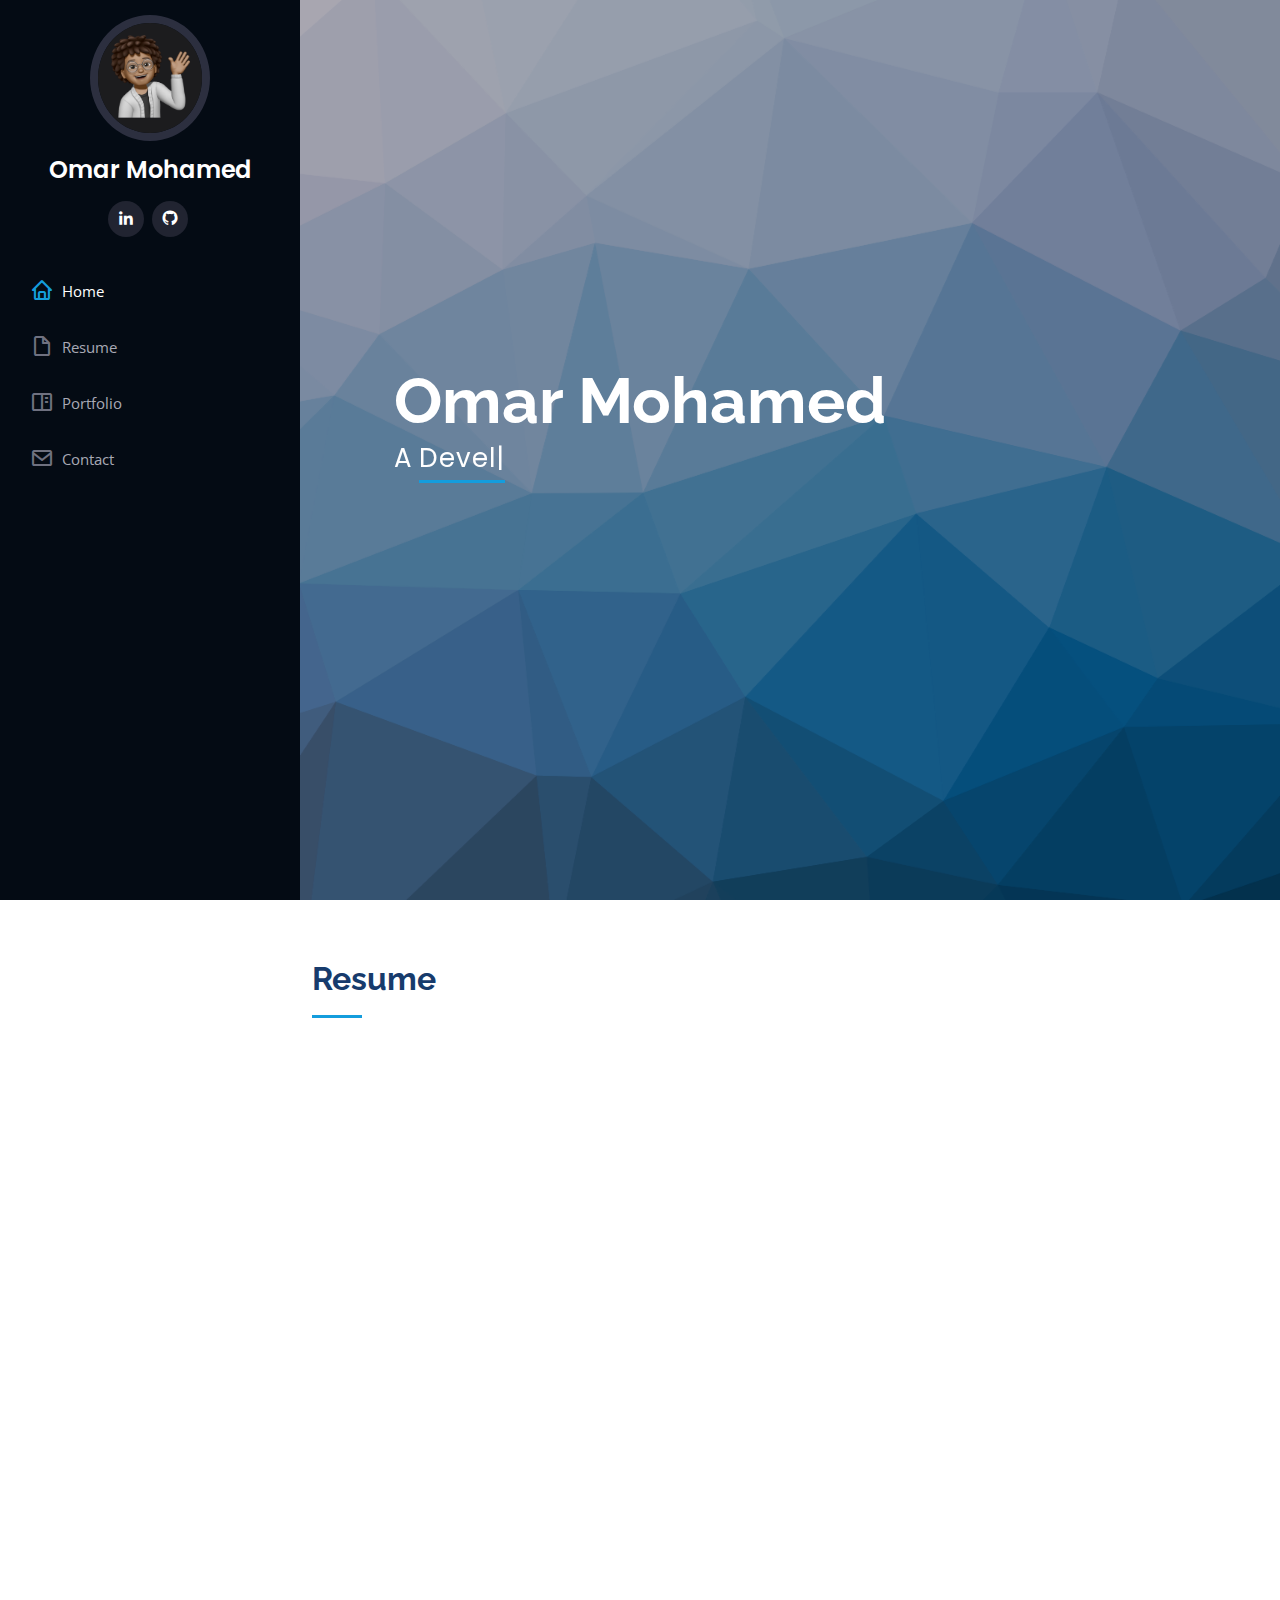
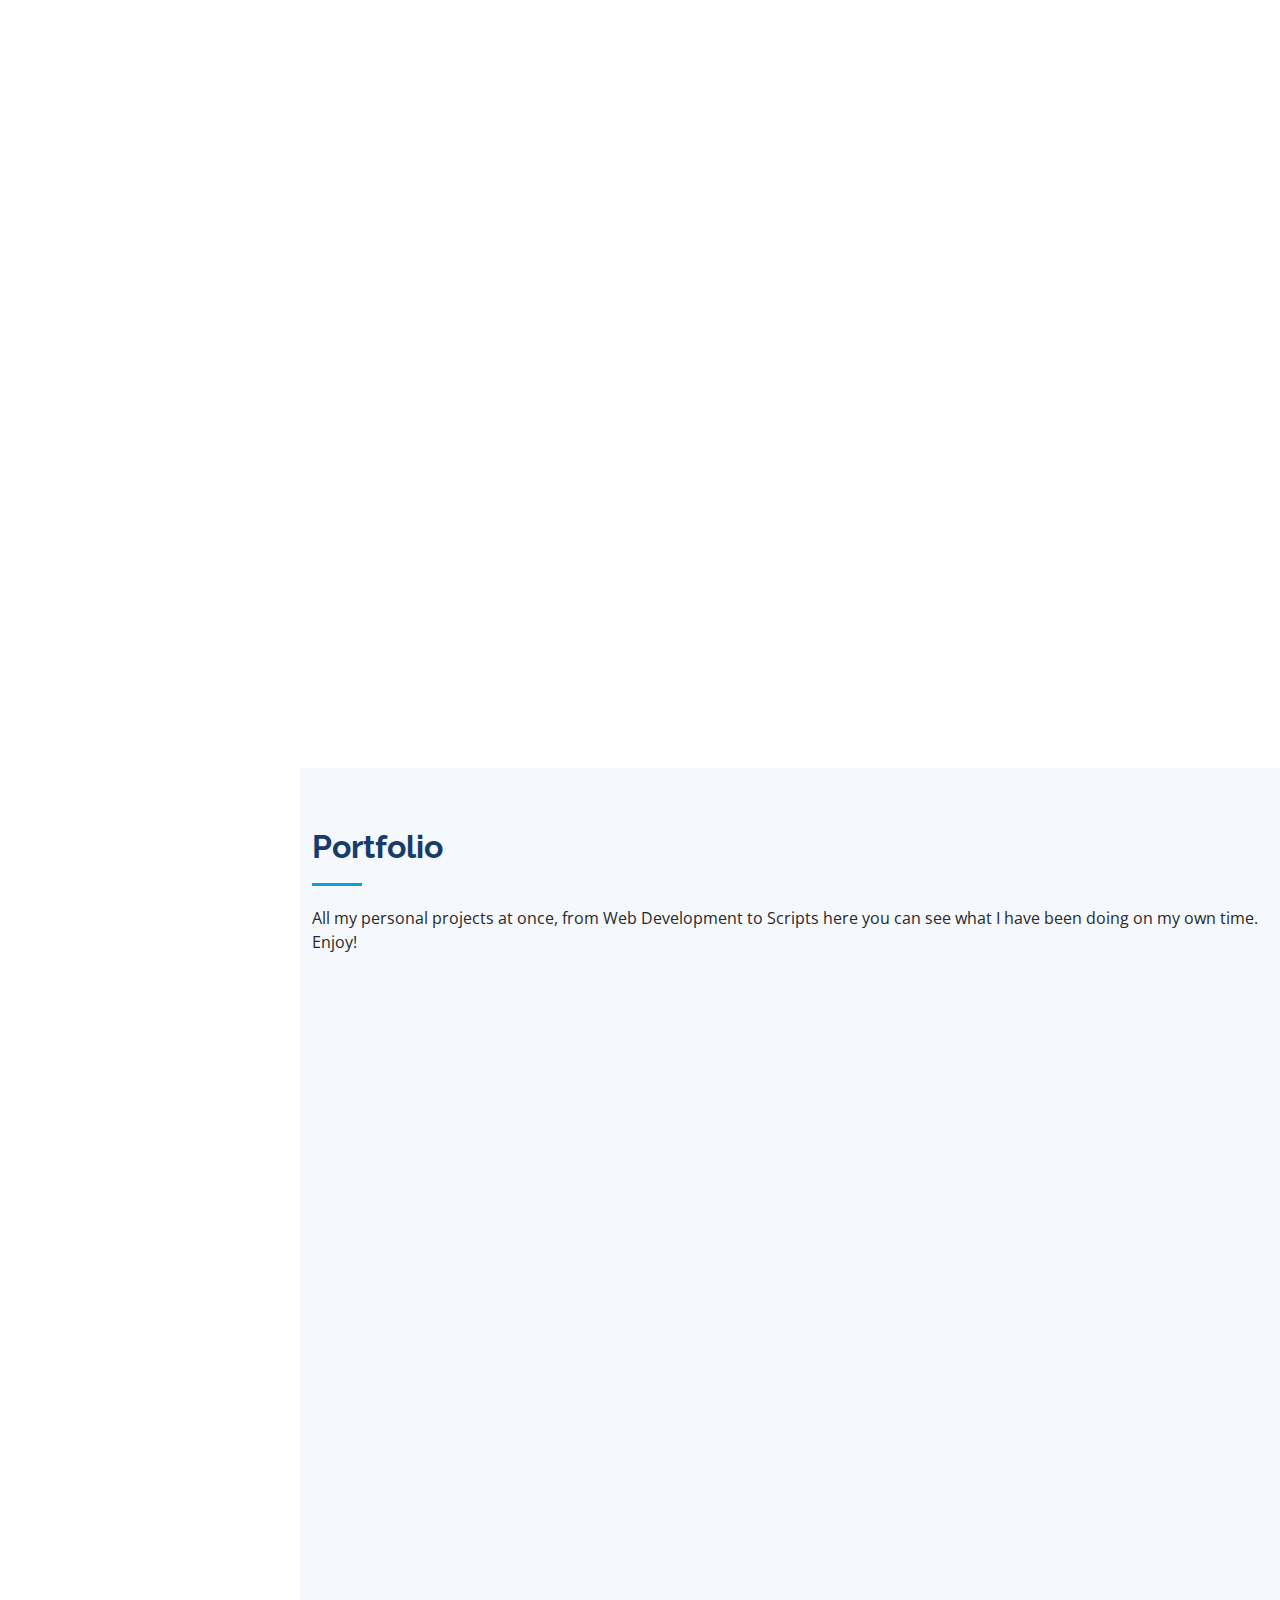
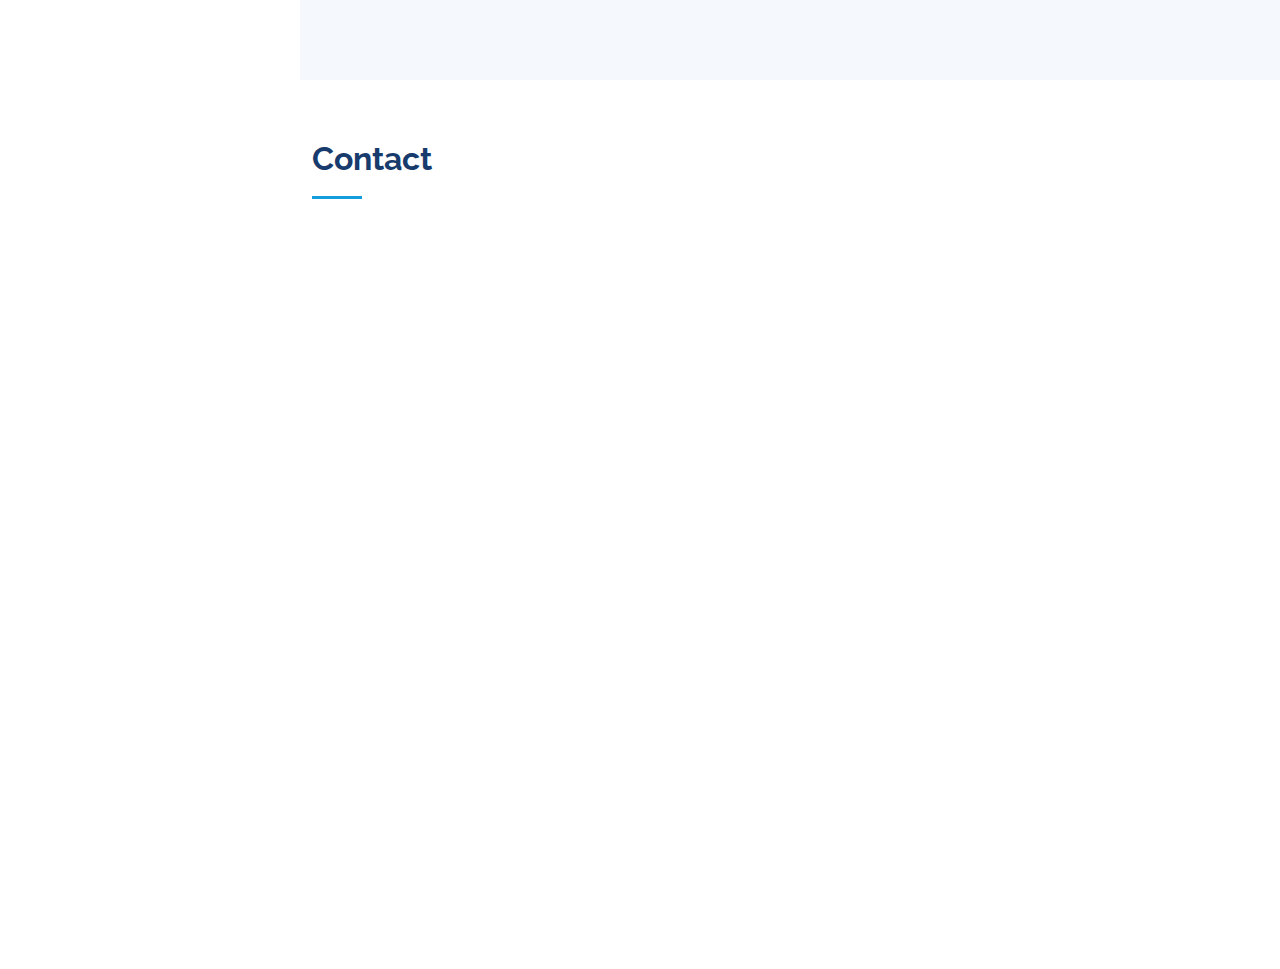
<file: index.html>
<!DOCTYPE html>
<html lang="en">

<head>
  <meta charset="utf-8">
  <meta content="width=device-width, initial-scale=1.0" name="viewport">

  <title>Portfolio by Omar</title>
  <meta content="" name="description">
  <meta content="" name="keywords">

  <!-- Favicons -->
  <link href="assets/img/favicon.png" rel="icon">
  <link href="assets/img/apple-touch-icon.png" rel="apple-touch-icon">

  <!-- Google Fonts -->
  <link
    href="https://fonts.googleapis.com/css?family=Open+Sans:300,300i,400,400i,600,600i,700,700i|Raleway:300,300i,400,400i,500,500i,600,600i,700,700i|Poppins:300,300i,400,400i,500,500i,600,600i,700,700i"
    rel="stylesheet">

  <!-- Vendor CSS Files -->
  <link href="assets/vendor/aos/aos.css" rel="stylesheet">
  <link href="assets/vendor/bootstrap/css/bootstrap.min.css" rel="stylesheet">
  <link href="assets/vendor/bootstrap-icons/bootstrap-icons.css" rel="stylesheet">
  <link href="assets/vendor/boxicons/css/boxicons.min.css" rel="stylesheet">
  <link href="assets/vendor/glightbox/css/glightbox.min.css" rel="stylesheet">
  <link href="assets/vendor/swiper/swiper-bundle.min.css" rel="stylesheet">

  <!-- Template Main CSS File -->
  <link href="assets/css/style.css" rel="stylesheet">

  <!-- =======================================================
  * Template Name: iPortfolio - v3.8.1
  * Template URL: https://bootstrapmade.com/iportfolio-bootstrap-portfolio-websites-template/
  * Author: BootstrapMade.com
  * License: https://bootstrapmade.com/license/
  ======================================================== -->
</head>

<body>

  <!-- ======= Mobile nav toggle button ======= -->
  <i class="bi bi-list mobile-nav-toggle d-xl-none"></i>

  <!-- ======= Header ======= -->
  <header id="header">
    <div class="d-flex flex-column">

      <div class="profile">
        <img src="assets/img/IMG_0611.jpg" alt="" class="img-fluid rounded-circle">
        <h1 class="text-light"><a href="index.html">Omar Mohamed</a></h1>
        <div class="social-links mt-3 text-center">

          <a href="https://www.linkedin.com/in/omarmoh01/" class="linkedin"><i class="bx bxl-linkedin"></i></a>
          <a href="https://github.com/omarMohPGit" class="github"><i class="bx bxl-github"></i></a>
        </div>
      </div>

      <nav id="navbar" class="nav-menu navbar">
        <ul>
          <li><a href="#hero" class="nav-link scrollto active"><i class="bx bx-home"></i> <span>Home</span></a></li>
          <!--  <li><a href="#about" class="nav-link scrollto"><i class="bx bx-user"></i> <span>About</span></a></li>  -->
          <li><a href="#resume" class="nav-link scrollto"><i class="bx bx-file-blank"></i> <span>Resume</span></a></li>
          <li><a href="#portfolio" class="nav-link scrollto"><i class="bx bx-book-content"></i>
              <span>Portfolio</span></a></li>
          <!-- <li><a href="#services" class="nav-link scrollto"><i class="bx bx-server"></i> <span>Services</span></a></li> -->
          <li><a href="#contact" class="nav-link scrollto"><i class="bx bx-envelope"></i> <span>Contact</span></a></li>
        </ul>
      </nav><!-- .nav-menu -->
    </div>
  </header><!-- End Header -->

  <!-- ======= Hero Section ======= -->
  <section id="hero" class="d-flex flex-column justify-content-center align-items-center">
    <div class="hero-container" data-aos="fade-in">
      <h1> Omar Mohamed</h1>
      <p>A <span class="typed" data-typed-items="Developer, Student, Freelancer,"></span></p>
    </div>
  </section><!-- End Hero -->

  <main id="main">

    <!-- ======= About Section ======= -->
    <!-- 
    <section id="about" class="about">
      <div class="container">
        <div class="section-title" data-aos="fade-up">
          <h2>Skills</h2>
          <p><b>Programming Lanugages: </b> Java, Python, CSS, HTML, Javascript, SQL, C++, JAVA FX, Assembly, JSON</p>
          <p><b>Frameworks: </b> Node.js, Express.js, Socket.io, Vue.js, React.js, Bootstrap.js, Bulma.js</p>
          <p><b>Libraries: </b> Num.py, SciPy, Pygame, Matplotlib, Selenium, Pandas, JQuery, D3.js, Velcoity.js, Axios
          </p>
          <p><b>Databases: </b> Toad Data Modeller, PGAdmin, SQLite</p>
          <p><b>Software / Tools: </b> GitHub, Microsoft Office, Jupyter Notebook, Visual Studio Code, Git Bash, Ubuntu,
            Post-Man, Android Studio</p>
        </div>

      </div>
    </section>
    -->
    <!-- End About Section -->

    <!-- ======= Facts Section ======= -->
    <!--
    <section id="facts" class="facts">
      <div class="container">

        <div class="section-title">
          <h2>Facts</h2>
          <p>Magnam dolores commodi suscipit. Necessitatibus eius consequatur ex aliquid fuga eum quidem. Sit sint
            consectetur velit. Quisquam quos quisquam cupiditate. Et nemo qui impedit suscipit alias ea. Quia fugiat sit
            in iste officiis commodi quidem hic quas.</p>
        </div>

        <div class="row no-gutters">

          <div class="col-lg-3 col-md-6 d-md-flex align-items-md-stretch" data-aos="fade-up">
            <div class="count-box">
              <i class="bi bi-emoji-smile"></i>
              <span data-purecounter-start="0" data-purecounter-end="232" data-purecounter-duration="1"
                class="purecounter"></span>
              <p><strong>Happy Clients</strong> consequuntur quae</p>
            </div>
          </div>

          <div class="col-lg-3 col-md-6 d-md-flex align-items-md-stretch" data-aos="fade-up" data-aos-delay="100">
            <div class="count-box">
              <i class="bi bi-journal-richtext"></i>
              <span data-purecounter-start="0" data-purecounter-end="521" data-purecounter-duration="1"
                class="purecounter"></span>
              <p><strong>Projects</strong> adipisci atque cum quia aut</p>
            </div>
          </div>

          <div class="col-lg-3 col-md-6 d-md-flex align-items-md-stretch" data-aos="fade-up" data-aos-delay="200">
            <div class="count-box">
              <i class="bi bi-headset"></i>
              <span data-purecounter-start="0" data-purecounter-end="1453" data-purecounter-duration="1"
                class="purecounter"></span>
              <p><strong>Hours Of Support</strong> aut commodi quaerat</p>
            </div>
          </div>

          <div class="col-lg-3 col-md-6 d-md-flex align-items-md-stretch" data-aos="fade-up" data-aos-delay="300">
            <div class="count-box">
              <i class="bi bi-people"></i>
              <span data-purecounter-start="0" data-purecounter-end="32" data-purecounter-duration="1"
                class="purecounter"></span>
              <p><strong>Hard Workers</strong> rerum asperiores dolor</p>
            </div>
          </div>

        </div>

      </div>
    </section>
    -->
    <!-- End Facts Section -->

    <!-- ======= Skills Section ======= -->
    <!--
    <section id="skills" class="skills section-bg">
      <div class="container">

        <div class="section-title" data-aos="fade-up">
          <h2>Skills</h2>
          <p><b>Programming Lanugages: </b> Java, Python, CSS, HTML, Javascript, SQL, C++, JAVA FX, Assembly, JSON</p>
          <p><b>Frameworks: </b> Node.js, Express.js, Socket.io, Vue.js, React.js, Bootstrap.js, Bulma.js</p>
          <p><b>Libraries: </b> Num.py, SciPy, Pygame, Matplotlib, Selenium, Pandas, JQuery, D3.js, Velcoity.js, Axios
          </p>
          <p><b>Databases: </b> Toad Data Modeller, PGAdmin, SQLite</p>
          <p><b>Software / Tools: </b> GitHub, Microsoft Office, Jupyter Notebook, Visual Studio Code, Git Bash, Ubuntu,
            Post-Man, Android Studio</p>
        </div>



      </div>
      
    </section>
    -->
    <!-- End Skills Section -->

    <!-- ======= Resume Section ======= -->
    <section id="resume" class="resume">
      <div class="container">

        <div class="section-title">
          <h2>Resume</h2>
        </div>

        <div class="section-title" data-aos="fade-up">
          <h3>Skills</h3>
          <p><b>Programming Languages:</b>  Java, JavaScript, TypeScript, Python, C/C++, .NET, SQL (Postgres), HTML/CSS, R, Dart, Bash</p>
          <p><b>Frameworks:</b> Bootstrap, Express, FastAPI, Flask, JUnit, MongoDB, Node.js, React, WordPress</p>
          <p><b> Developer Software/Tools:</b> Docker, Firebase, Git, JIRA, MAVEN, MySQL, PostgreSQL, Power BI, PowerShell, PyCharm, PyTorch, TensorFlow, VS Code, Tableau</p>          
        </div>
        

        <div class="row">
          <div class="col-lg-6" data-aos="fade-up">

            <h3 class="resume-title">Education</h3>
            <div class="resume-item">
              <h4>Bachelors of Science </h4>
              <h5>September 2019 - December 2024</h5>
              <p><em>Ontario Tech University, Oshawa, ON</em></p>
              <p>Relevant coursework: Analysis & Design of Algorithms, Systems Programming, Database Systems & Concepts, Software Quality Assurance</p>
            </div>
            <h3 class="resume-title">Professional Experience</h3>
            <div class="resume-item">
              <h4>Office Administrator</h4>
              <p><em>Freelance</em></p>
              <h5>June 2018 - May 2021</h5>
              <ul>
                <li>Provided administrative support through data entry, document preparation, and daily operational oversight</li>
                <li>Coordinated schedules, appointments, and meeting arrangements for senior staff</li>
                <li>Maintained organized filing, mailing, and attendance systems in both digital and physical formats</li>
                <li>Established and managed online resources to facilitate client access and communication</li>
              </ul>
            </div>
            <div class="resume-item">
              <h4>Academic Instructor</h4>
              <p><em>Bright Mind STEM Acadmey</em></p>
              <h5>September 2020 - January 2022</h5>
              <ul>
                <li>Conducted individualized tutoring sessions in Computer Science, Physics, and Mathematics for secondary and post-secondary students</li>
                <li>Tracked student progress and performance using structured grading and assessment tools</li>
                <li>Instructed students on effective study techniques, including focus strategies and reading comprehension, to support independent learning</li>
              </ul>
            </div>
          </div>



          <div class="col-lg-6" data-aos="fade-up" data-aos-delay="100">
            <div class="resume-item">
              <h4>Web Developer Co-op</h4>
              <p><em>Ontario Chamber of Commerce</em></p>
              <h5>September 2022 - December 2022</h5>
              <ul>
                <li>Designed and deployed full-stack websites for small to medium-sized enterprises, creating scalable, user-friendly platforms to enhance online presence and align with business objectives</li>
                <li>Advised clients on digital adoption strategies, securing funding, and reducing financial barriers to implementing technology solutions</li>
                <li>Provided ongoing technical support and maintenance, resolving issues proactively to ensure consistent functionality and high performance</li>
                <li>Analyzed website performance metrics using data-driven insights, recommending and implementing improvements to enhance user experience and site effectiveness</li>
              </ul>
            </div>
            <div class="resume-item">
              <h4>Data Analyst</h4>
              <p><em>Ontario Power Generation</em></p>
              <h5>January 2023 - August 2023</h5>
              <ul>
                <li>Rebuilt a legacy application in Python by analyzing user stories and system documentation to streamline workflows, reducing computation time by 80%</li>
                <li>Led a database cleanup initiative by developing a Playwright web scraper, analyzing 3,700+ orders to identify excess entries and save over $350,000 in procurement-associated costs</li>
                <li>Optimized business operations by automating Excel and Access workflows through scripting and data integration, achieving a 90% reduction in time spent on repetitive tasks</li>
                <li>Created interactive Power BI dashboards to visualize key performance indicators (KPIs) from data processed in Azure Synapse Analytics, enabling stakeholders to make data-driven decisions from large-scale datasets</li>
              </ul>
            </div>
          </div>

        </div>

        </div>

      </div>
    </section><!-- End Resume Section -->

    <!-- ======= Portfolio Section ======= -->
    <section id="portfolio" class="portfolio section-bg">
      <div class="container">

        <div class="section-title">
          <h2>Portfolio</h2>
          <p>All my personal projects at once, from Web Development to Scripts here you can see what I have been doing
            on my own time. Enjoy!</p>
        </div>

        <div class="row" data-aos="fade-up">
          <div class="col-lg-12 d-flex justify-content-center">
            <ul id="portfolio-flters">
              <li data-filter="*" class="filter-active">All</li>
              <li data-filter=".filter-app">App</li>
              <li data-filter=".filter-card">Web</li>
              <li data-filter=".filter-web">Misc</li>
            </ul>
          </div>
        </div>

        <div class="row portfolio-container" data-aos="fade-up" data-aos-delay="100">

          <div class="col-lg-4 col-md-6 portfolio-item filter-app">
            <div class="portfolio-wrap">
              <img src="assets/img/portfolio/convert.jpg" class="img-fluid" alt="">
              <div class="portfolio-links">
                <a href="convert.html" title="More Details"><i class="bx bx-link"></i></a>
              </div>
            </div>
          </div>






          <div class="col-lg-4 col-md-6 portfolio-item filter-web">
            <div class="portfolio-wrap">
              <img src="assets/img/portfolio/scary.png" class="img-fluid" alt="">
              <div class="portfolio-links">
                <a href="scary.html" title="More Details"><i class="bx bx-link"></i></a>
              </div>
            </div>
          </div>



          <div class="col-lg-4 col-md-6 portfolio-item filter-card">
            <div class="portfolio-wrap">
              <img src="assets/img/portfolio/eCom.png" class="img-fluid" alt="">
              <div class="portfolio-links">
                <a href="csc.html" title="More Details"><i class="bx bx-link"></i></a>
              </div>
            </div>
          </div>



          <div class="col-lg-4 col-md-6 portfolio-item filter-web">
            <div class="portfolio-wrap">
              <img src="assets/img/portfolio/discord.jpg" class="img-fluid" alt="">
              <div class="portfolio-links">
                <a href="portfolio-details.html" title="More Details"><i class="bx bx-link"></i></a>
              </div>
            </div>
          </div>

          <div class="col-lg-4 col-md-6 portfolio-item filter-card">
            <div class="portfolio-wrap">
              <img src="assets/img/portfolio/anime.png" class="img-fluid" alt="">
              <div class="portfolio-links">
                <a href="anime.html" title="More Details"><i class="bx bx-link"></i></a>
              </div>
            </div>
          </div>

          <div class="col-lg-4 col-md-6 portfolio-item filter-web">
            <div class="portfolio-wrap">
              <img src="assets/img/portfolio/house.jpg" class="img-fluid" alt="">
              <div class="portfolio-links">
                <a href="house.html" title="More Details"><i class="bx bx-link"></i></a>
              </div>
            </div>
          </div>

          
        </div>

      </div>
    </section><!-- End Portfolio Section -->

    <!-- ======= Services Section ======= -->
    <!--
    <section id="services" class="services">
      <div class="container">

        <div class="section-title">
          <h2>Services</h2>
          <p>Magnam dolores commodi suscipit. Necessitatibus eius consequatur ex aliquid fuga eum quidem. Sit sint
            consectetur velit. Quisquam quos quisquam cupiditate. Et nemo qui impedit suscipit alias ea. Quia fugiat sit
            in iste officiis commodi quidem hic quas.</p>
        </div>

        <div class="row">
          <div class="col-lg-4 col-md-6 icon-box" data-aos="fade-up">
            <div class="icon"><i class="bi bi-briefcase"></i></div>
            <h4 class="title"><a href="">Lorem Ipsum</a></h4>
            <p class="description">Voluptatum deleniti atque corrupti quos dolores et quas molestias excepturi sint
              occaecati cupiditate non provident</p>
          </div>
          <div class="col-lg-4 col-md-6 icon-box" data-aos="fade-up" data-aos-delay="100">
            <div class="icon"><i class="bi bi-card-checklist"></i></div>
            <h4 class="title"><a href="">Dolor Sitema</a></h4>
            <p class="description">Minim veniam, quis nostrud exercitation ullamco laboris nisi ut aliquip ex ea commodo
              consequat tarad limino ata</p>
          </div>
          <div class="col-lg-4 col-md-6 icon-box" data-aos="fade-up" data-aos-delay="200">
            <div class="icon"><i class="bi bi-bar-chart"></i></div>
            <h4 class="title"><a href="">Sed ut perspiciatis</a></h4>
            <p class="description">Duis aute irure dolor in reprehenderit in voluptate velit esse cillum dolore eu
              fugiat nulla pariatur</p>
          </div>
          <div class="col-lg-4 col-md-6 icon-box" data-aos="fade-up" data-aos-delay="300">
            <div class="icon"><i class="bi bi-binoculars"></i></div>
            <h4 class="title"><a href="">Magni Dolores</a></h4>
            <p class="description">Excepteur sint occaecat cupidatat non proident, sunt in culpa qui officia deserunt
              mollit anim id est laborum</p>
          </div>
          <div class="col-lg-4 col-md-6 icon-box" data-aos="fade-up" data-aos-delay="400">
            <div class="icon"><i class="bi bi-brightness-high"></i></div>
            <h4 class="title"><a href="">Nemo Enim</a></h4>
            <p class="description">At vero eos et accusamus et iusto odio dignissimos ducimus qui blanditiis praesentium
              voluptatum deleniti atque</p>
          </div>
          <div class="col-lg-4 col-md-6 icon-box" data-aos="fade-up" data-aos-delay="500">
            <div class="icon"><i class="bi bi-calendar4-week"></i></div>
            <h4 class="title"><a href="">Eiusmod Tempor</a></h4>
            <p class="description">Et harum quidem rerum facilis est et expedita distinctio. Nam libero tempore, cum
              soluta nobis est eligendi</p>
          </div>
        </div>

      </div>
      
    </section>
    -->
    <!-- End Services Section -->


    <!-- ======= Testimonials Section ======= -->

    <!--
    <section id="testimonials" class="testimonials section-bg">
      <div class="container">

        <div class="section-title">
          <h2>Testimonials</h2>
          <p>Magnam dolores commodi suscipit. Necessitatibus eius consequatur ex aliquid fuga eum quidem. Sit sint
            consectetur velit. Quisquam quos quisquam cupiditate. Et nemo qui impedit suscipit alias ea. Quia fugiat sit
            in iste officiis commodi quidem hic quas.</p>
        </div>

        <div class="testimonials-slider swiper" data-aos="fade-up" data-aos-delay="100">
          <div class="swiper-wrapper">

            <div class="swiper-slide">
              <div class="testimonial-item" data-aos="fade-up">
                <p>
                  <i class="bx bxs-quote-alt-left quote-icon-left"></i>
                  Proin iaculis purus consequat sem cure digni ssim donec porttitora entum suscipit rhoncus. Accusantium
                  quam, ultricies eget id, aliquam eget nibh et. Maecen aliquam, risus at semper.
                  <i class="bx bxs-quote-alt-right quote-icon-right"></i>
                </p>
                <img src="assets/img/testimonials/testimonials-1.jpg" class="testimonial-img" alt="">
                <h3>Saul Goodman</h3>
                <h4>Ceo &amp; Founder</h4>
              </div>
            </div>
            -->
    <!-- End testimonial item -->
    <!--
    <div class="swiper-slide">
      <div class="testimonial-item" data-aos="fade-up" data-aos-delay="100">
        <p>
          <i class="bx bxs-quote-alt-left quote-icon-left"></i>
          Export tempor illum tamen malis malis eram quae irure esse labore quem cillum quid cillum eram malis
          quorum velit fore eram velit sunt aliqua noster fugiat irure amet legam anim culpa.
          <i class="bx bxs-quote-alt-right quote-icon-right"></i>
        </p>
        <img src="assets/img/testimonials/testimonials-2.jpg" class="testimonial-img" alt="">
        <h3>Sara Wilsson</h3>
        <h4>Designer</h4>
      </div>
    </div>
    -->
    <!-- End testimonial item -->
    <!--
    <div class="swiper-slide">
      <div class="testimonial-item" data-aos="fade-up" data-aos-delay="200">
        <p>
          <i class="bx bxs-quote-alt-left quote-icon-left"></i>
          Enim nisi quem export duis labore cillum quae magna enim sint quorum nulla quem veniam duis minim
          tempor labore quem eram duis noster aute amet eram fore quis sint minim.
          <i class="bx bxs-quote-alt-right quote-icon-right"></i>
        </p>
        <img src="assets/img/testimonials/testimonials-3.jpg" class="testimonial-img" alt="">
        <h3>Jena Karlis</h3>
        <h4>Store Owner</h4>
      </div>
    </div>
    -->
    <!-- End testimonial item -->
    <!--
    <div class="swiper-slide">
      <div class="testimonial-item" data-aos="fade-up" data-aos-delay="300">
        <p>
          <i class="bx bxs-quote-alt-left quote-icon-left"></i>
          Fugiat enim eram quae cillum dolore dolor amet nulla culpa multos export minim fugiat minim velit
          minim dolor enim duis veniam ipsum anim magna sunt elit fore quem dolore labore illum veniam.
          <i class="bx bxs-quote-alt-right quote-icon-right"></i>
        </p>
        <img src="assets/img/testimonials/testimonials-4.jpg" class="testimonial-img" alt="">
        <h3>Matt Brandon</h3>
        <h4>Freelancer</h4>
      </div>
    </div>
    -->
    <!-- End testimonial item -->
    <!--
    <div class="swiper-slide">
      <div class="testimonial-item" data-aos="fade-up" data-aos-delay="400">
        <p>
          <i class="bx bxs-quote-alt-left quote-icon-left"></i>
          Quis quorum aliqua sint quem legam fore sunt eram irure aliqua veniam tempor noster veniam enim culpa
          labore duis sunt culpa nulla illum cillum fugiat legam esse veniam culpa fore nisi cillum quid.
          <i class="bx bxs-quote-alt-right quote-icon-right"></i>
        </p>
        <img src="assets/img/testimonials/testimonials-5.jpg" class="testimonial-img" alt="">
        <h3>John Larson</h3>
        <h4>Entrepreneur</h4>
      </div>
    </div>
    -->
    <!-- End testimonial item -->

    </div>
    <div class="swiper-pagination"></div>
    </div>

    </div>
    </section><!-- End Testimonials Section -->

    <!-- ======= Contact Section ======= -->
    <section id="contact" class="contact">
      <div class="container">

        <div class="section-title">
          <h2>Contact</h2>

        </div>

        <div class="row" data-aos="fade-in">

          <div class="col-lg-5 d-flex align-items-stretch">
            <div class="info">
              <div class="address">
                <i class="bi bi-geo-alt"></i>
                <h4>Location:</h4>
                <p>Toronto, Ontario</p>
              </div>

              <div class="email">
                <i class="bi bi-envelope"></i>
                <h4>Email:</h4>
                <p>omaramohamed017@gmail.com</p>
              </div>

              <iframe
                src="https://www.google.com/maps/embed?pb=!1m18!1m12!1m3!1d184552.57418691064!2d-79.518484188552!3d43.71815524347453!2m3!1f0!2f0!3f0!3m2!1i1024!2i768!4f13.1!3m3!1m2!1s0x89d4cb90d7c63ba5%3A0x323555502ab4c477!2sToronto%2C%20ON!5e0!3m2!1sen!2sca!4v1659407444394!5m2!1sen!2sca"
                frameborder="0" style="border:0; width: 100%; height: 290px;" allowfullscreen></iframe>
            </div>

          </div>

          <div class="col-lg-7 mt-5 mt-lg-0 d-flex align-items-stretch">
            <form action="forms/contact.php" method="post" role="form" class="php-email-form">
              <div class="row">
                <div class="form-group col-md-6">
                  <label for="name">Your Name</label>
                  <input type="text" name="name" class="form-control" id="name" required>
                </div>
                <div class="form-group col-md-6">
                  <label for="name">Your Email</label>
                  <input type="email" class="form-control" name="email" id="email" required>
                </div>
              </div>
              <div class="form-group">
                <label for="name">Subject</label>
                <input type="text" class="form-control" name="subject" id="subject" required>
              </div>
              <div class="form-group">
                <label for="name">Message</label>
                <textarea class="form-control" name="message" rows="10" required></textarea>
              </div>
              <div class="my-3">
                <div class="loading">Loading</div>
                <div class="error-message"></div>
                <div class="sent-message">Your message has been sent. Thank you!</div>
              </div>
              <div class="text-center"><button type="submit">
                  <a href="mailto:omaramohamed017@gmail.com" style="color:aliceblue; text-decoloartion:none;"> Send
                    Message</a></button></div>
            </form>
          </div>

        </div>

      </div>
    </section><!-- End Contact Section -->

  </main><!-- End #main -->

  <!-- ======= Footer ======= -->
  <!--
  <footer id="footer">
    <div class="container">
      <div class="copyright">
        &copy; Copyright <strong><span>iPortfolio</span></strong>
      </div>
      <div class="credits">
        -->
  <!-- All the links in the footer should remain intact. -->
  <!-- You can delete the links only if you purchased the pro version. -->
  <!-- Licensing information: https://bootstrapmade.com/license/ -->
  <!-- Purchase the pro version with working PHP/AJAX contact form: https://bootstrapmade.com/iportfolio-bootstrap-portfolio-websites-template/ -->

  <!--Designed by <a href="https://bootstrapmade.com/">BootstrapMade</a>
      </div>
    </div>
  </footer>
-->
  <!-- End  Footer -->

  <a href="#" class="back-to-top d-flex align-items-center justify-content-center"><i
      class="bi bi-arrow-up-short"></i></a>

  <!-- Vendor JS Files -->
  <script src="assets/vendor/purecounter/purecounter_vanilla.js"></script>
  <script src="assets/vendor/aos/aos.js"></script>
  <script src="assets/vendor/bootstrap/js/bootstrap.bundle.min.js"></script>
  <script src="assets/vendor/glightbox/js/glightbox.min.js"></script>
  <script src="assets/vendor/isotope-layout/isotope.pkgd.min.js"></script>
  <script src="assets/vendor/swiper/swiper-bundle.min.js"></script>
  <script src="assets/vendor/typed.js/typed.min.js"></script>
  <script src="assets/vendor/waypoints/noframework.waypoints.js"></script>
  <script src="assets/vendor/php-email-form/validate.js"></script>

  <!-- Template Main JS File -->
  <script src="assets/js/main.js"></script>

</body>

</html>
</file>
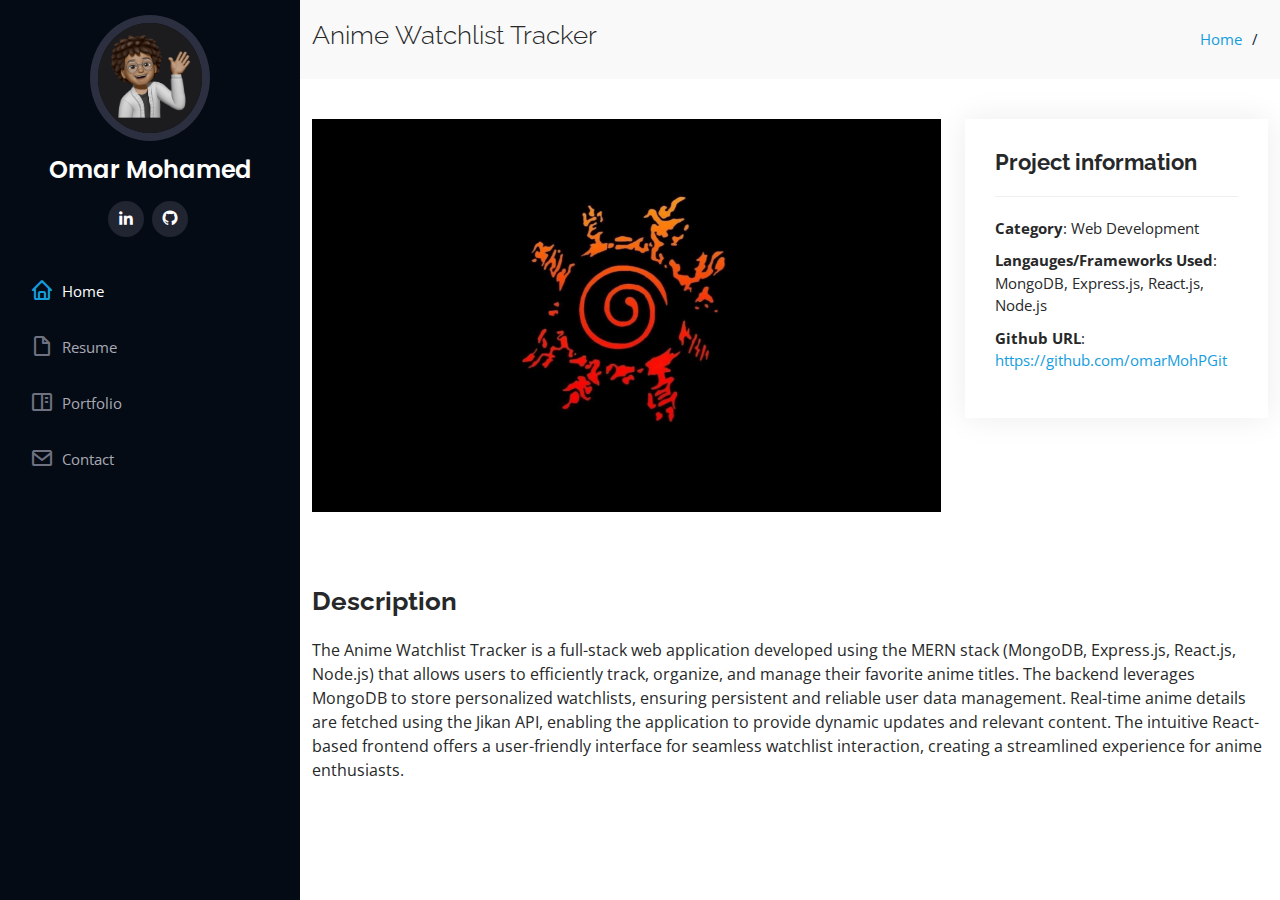
<file: anime.html>
<!DOCTYPE html>
<html lang="en">

<head>
    <meta charset="utf-8">
    <meta content="width=device-width, initial-scale=1.0" name="viewport">

    <title>Scary Maze</title>
    <meta content="" name="description">
    <meta content="" name="keywords">

    <!-- Favicons -->
    <link href="assets/img/favicon.png" rel="icon">
    <link href="assets/img/apple-touch-icon.png" rel="apple-touch-icon">

    <!-- Google Fonts -->
    <link
        href="https://fonts.googleapis.com/css?family=Open+Sans:300,300i,400,400i,600,600i,700,700i|Raleway:300,300i,400,400i,500,500i,600,600i,700,700i|Poppins:300,300i,400,400i,500,500i,600,600i,700,700i"
        rel="stylesheet">

    <!-- Vendor CSS Files -->
    <link href="assets/vendor/aos/aos.css" rel="stylesheet">
    <link href="assets/vendor/bootstrap/css/bootstrap.min.css" rel="stylesheet">
    <link href="assets/vendor/bootstrap-icons/bootstrap-icons.css" rel="stylesheet">
    <link href="assets/vendor/boxicons/css/boxicons.min.css" rel="stylesheet">
    <link href="assets/vendor/glightbox/css/glightbox.min.css" rel="stylesheet">
    <link href="assets/vendor/swiper/swiper-bundle.min.css" rel="stylesheet">

    <!-- Template Main CSS File -->
    <link href="assets/css/style.css" rel="stylesheet">

    <!-- =======================================================
  * Template Name: iPortfolio - v3.8.1
  * Template URL: https://bootstrapmade.com/iportfolio-bootstrap-portfolio-websites-template/
  * Author: BootstrapMade.com
  * License: https://bootstrapmade.com/license/
  ======================================================== -->
</head>

<body>

    <!-- ======= Mobile nav toggle button ======= -->
    <i class="bi bi-list mobile-nav-toggle d-xl-none"></i>

    <!-- ======= Header ======= -->
    <header id="header">
        <div class="d-flex flex-column">

            <div class="profile">
                <img src="assets/img/IMG_0611.jpg" alt="" class="img-fluid rounded-circle">
                <h1 class="text-light"><a href="index.html">Omar Mohamed</a></h1>
                <div class="social-links mt-3 text-center">
                    <a href="https://www.linkedin.com/in/omarmoh01/" class="linkedin"><i
                            class="bx bxl-linkedin"></i></a>
                    <a href="https://github.com/omarMohPGit" class="github"><i class="bx bxl-github"></i></a>
                </div>
            </div>

            <nav id="navbar" class="nav-menu navbar">
                <ul>
                    <li><a href="index.html" class="nav-link scrollto active"><i class="bx bx-home"></i>
                            <span>Home</span></a>
                    </li>

                    <li><a href="index.html#resume" class="nav-link scrollto"><i class="bx bx-file-blank"></i>
                            <span>Resume</span></a></li>
                    <li><a href="index.html#portfolio" class="nav-link scrollto"><i class="bx bx-book-content"></i>
                            <span>Portfolio</span></a></li>
                    <li><a href="index.html#contact" class="nav-link scrollto"><i class="bx bx-envelope"></i>
                            <span>Contact</span></a></li>
                </ul>
            </nav><!-- .nav-menu -->
        </div>
    </header><!-- End Header -->

    <main id="main">

        <!-- ======= Breadcrumbs ======= -->
        <section id="breadcrumbs" class="breadcrumbs">
            <div class="container">

                <div class="d-flex justify-content-between align-items-center">
                    <h2>Anime Watchlist Tracker</h2>
                    <ol>
                        <li><a href="index.html">Home</a></li>
                        <li></li>
                    </ol>
                </div>

            </div>
        </section><!-- End Breadcrumbs -->

        <!-- ======= Portfolio Details Section ======= -->
        <section id="portfolio-details" class="portfolio-details">
            <div class="container">

                <div class="row gy-4">

                    <div class="col-lg-8">
                        <div class="portfolio-details-slider swiper">
                            <div class="swiper-wrapper align-items-center">

                                <div class="swiper-slide">
                                    <img src="assets/img/portfolio/anime.png" alt="">
                                </div>

                            </div>
                            <div class="swiper-pagination"></div>
                        </div>
                    </div>

                    <div class="col-lg-4">
                        <div class="portfolio-info">
                            <h3>Project information</h3>
                            <ul>
                                <li><strong>Category</strong>: Web Development </li>
                                <li><strong>Langauges/Frameworks Used</strong>: MongoDB, Express.js, React.js, Node.js</li>
                                <li><strong>Github URL</strong>: <a
                                        href="#">https://github.com/omarMohPGit</a></li>
                            </ul>
                        </div>
                    </div>
                    <div class="portfolio-description">
                        <h2>Description</h2>
                        <p>
                            The Anime Watchlist Tracker is a full-stack web application developed using the MERN stack (MongoDB, Express.js, React.js, Node.js) that allows users to efficiently track, organize, and manage their favorite anime titles. The backend leverages MongoDB to store personalized watchlists, ensuring persistent and reliable user data management. Real-time anime details are fetched using the Jikan API, enabling the application to provide dynamic updates and relevant content. The intuitive React-based frontend offers a user-friendly interface for seamless watchlist interaction, creating a streamlined experience for anime enthusiasts.
                        </p>
                    </div>
                </div>

            </div>
        </section><!-- End Portfolio Details Section -->

    </main><!-- End #main -->



    <a href="#" class="back-to-top d-flex align-items-center justify-content-center"><i
            class="bi bi-arrow-up-short"></i></a>

    <!-- Vendor JS Files -->
    <script src="assets/vendor/purecounter/purecounter_vanilla.js"></script>
    <script src="assets/vendor/aos/aos.js"></script>
    <script src="assets/vendor/bootstrap/js/bootstrap.bundle.min.js"></script>
    <script src="assets/vendor/glightbox/js/glightbox.min.js"></script>
    <script src="assets/vendor/isotope-layout/isotope.pkgd.min.js"></script>
    <script src="assets/vendor/swiper/swiper-bundle.min.js"></script>
    <script src="assets/vendor/typed.js/typed.min.js"></script>
    <script src="assets/vendor/waypoints/noframework.waypoints.js"></script>
    <script src="assets/vendor/php-email-form/validate.js"></script>

    <!-- Template Main JS File -->
    <script src="assets/js/main.js"></script>

</body>

</html>
</file>
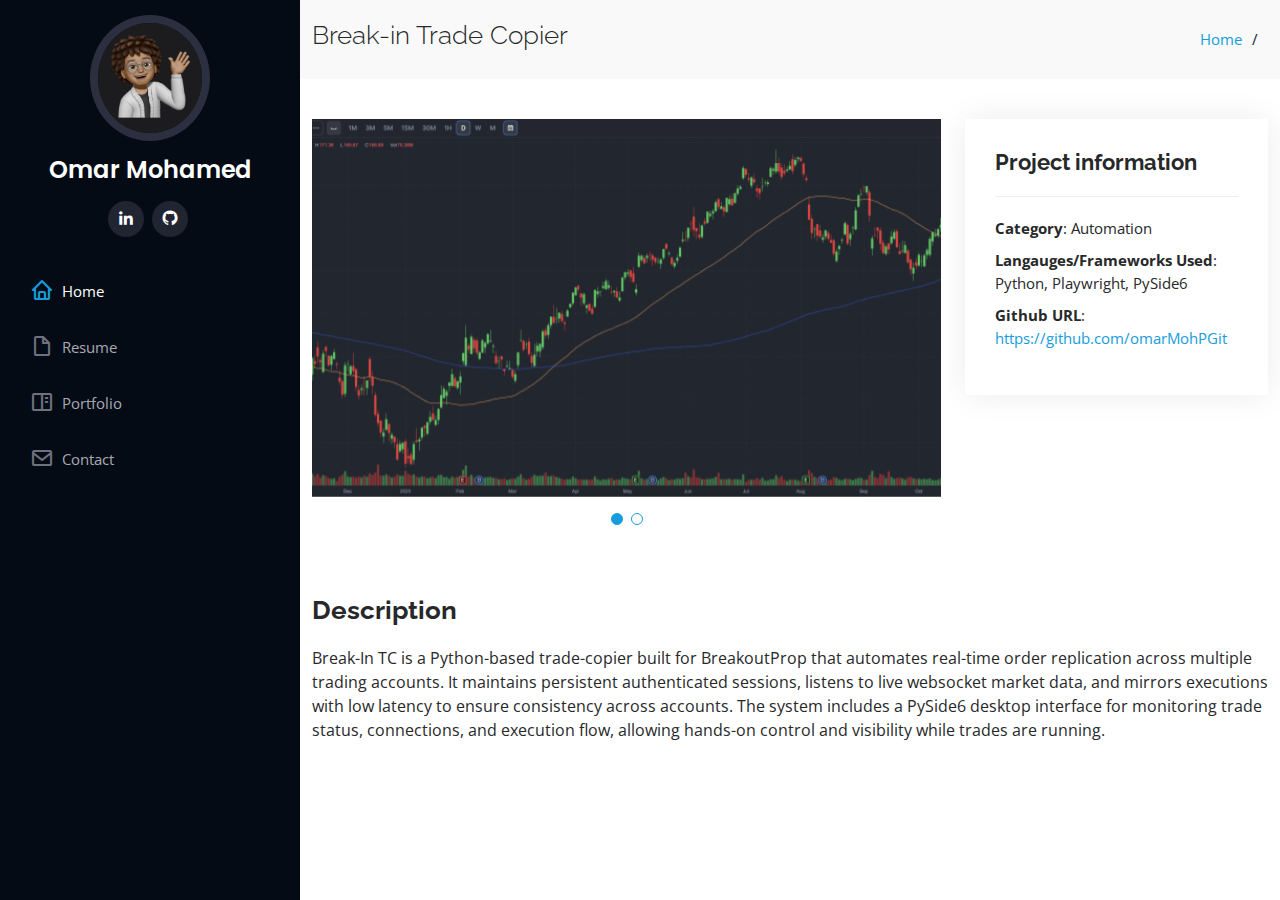
<file: breakin.html>
<!DOCTYPE html>
<html lang="en">

<head>
    <meta charset="utf-8">
    <meta content="width=device-width, initial-scale=1.0" name="viewport">

    <title> Break-In Trade Copier</title>
    <meta content="" name="description">
    <meta content="" name="keywords">

    <!-- Favicons -->
    <link href="assets/img/favicon.png" rel="icon">
    <link href="assets/img/apple-touch-icon.png" rel="apple-touch-icon">

    <!-- Google Fonts -->
    <link
        href="https://fonts.googleapis.com/css?family=Open+Sans:300,300i,400,400i,600,600i,700,700i|Raleway:300,300i,400,400i,500,500i,600,600i,700,700i|Poppins:300,300i,400,400i,500,500i,600,600i,700,700i"
        rel="stylesheet">

    <!-- Vendor CSS Files -->
    <link href="assets/vendor/aos/aos.css" rel="stylesheet">
    <link href="assets/vendor/bootstrap/css/bootstrap.min.css" rel="stylesheet">
    <link href="assets/vendor/bootstrap-icons/bootstrap-icons.css" rel="stylesheet">
    <link href="assets/vendor/boxicons/css/boxicons.min.css" rel="stylesheet">
    <link href="assets/vendor/glightbox/css/glightbox.min.css" rel="stylesheet">
    <link href="assets/vendor/swiper/swiper-bundle.min.css" rel="stylesheet">

    <!-- Template Main CSS File -->
    <link href="assets/css/style.css" rel="stylesheet">

    <!-- =======================================================
  * Template Name: iPortfolio - v3.8.1
  * Template URL: https://bootstrapmade.com/iportfolio-bootstrap-portfolio-websites-template/
  * Author: BootstrapMade.com
  * License: https://bootstrapmade.com/license/
  ======================================================== -->
</head>

<body>

    <!-- ======= Mobile nav toggle button ======= -->
    <i class="bi bi-list mobile-nav-toggle d-xl-none"></i>

    <!-- ======= Header ======= -->
    <header id="header">
        <div class="d-flex flex-column">

            <div class="profile">
                <img src="assets/img/IMG_0611.jpg" alt="" class="img-fluid rounded-circle">
                <h1 class="text-light"><a href="index.html">Omar Mohamed</a></h1>
                <div class="social-links mt-3 text-center">
                    <a href="https://www.linkedin.com/in/omarmoh01/" class="linkedin"><i
                            class="bx bxl-linkedin"></i></a>
                    <a href="https://github.com/omarMohPGit" class="github"><i class="bx bxl-github"></i></a>
                </div>
            </div>

            <nav id="navbar" class="nav-menu navbar">
                <ul>
                    <li><a href="index.html" class="nav-link scrollto active"><i class="bx bx-home"></i>
                            <span>Home</span></a>
                    </li>

                    <li><a href="index.html#resume" class="nav-link scrollto"><i class="bx bx-file-blank"></i>
                            <span>Resume</span></a></li>
                    <li><a href="index.html#portfolio" class="nav-link scrollto"><i class="bx bx-book-content"></i>
                            <span>Portfolio</span></a></li>
                    <li><a href="index.html#contact" class="nav-link scrollto"><i class="bx bx-envelope"></i>
                            <span>Contact</span></a></li>
                </ul>
            </nav><!-- .nav-menu -->
        </div>
    </header><!-- End Header -->

    <main id="main">

        <!-- ======= Breadcrumbs ======= -->
        <section id="breadcrumbs" class="breadcrumbs">
            <div class="container">

                <div class="d-flex justify-content-between align-items-center">
                    <h2>Break-in Trade Copier</h2>
                    <ol>
                        <li><a href="index.html">Home</a></li>
                        <li></li>
                    </ol>
                </div>

            </div>
        </section><!-- End Breadcrumbs -->

        <!-- ======= Portfolio Details Section ======= -->
        <section id="portfolio-details" class="portfolio-details">
            <div class="container">

                <div class="row gy-4">

                    <div class="col-lg-8">
                        <div class="portfolio-details-slider swiper">
                            <div class="swiper-wrapper align-items-center">

                                <div class="swiper-slide">
                                    <img src="assets/img/portfolio/breakin.png" alt="">
                                </div>
                                <div class="swiper-slide">
                                    <img src="assets/img/portfolio/trade-copier-feature-workspace1.webp" alt="">
                                </div>

                            </div>
                            <div class="swiper-pagination"></div>
                        </div>
                    </div>

                    <div class="col-lg-4">
                        <div class="portfolio-info">
                            <h3>Project information</h3>
                            <ul>
                                <li><strong>Category</strong>: Automation  </li>
                                <li><strong>Langauges/Frameworks Used</strong>: Python, Playwright, PySide6</li>
                                <li><strong>Github URL</strong>: <a
                                        href="#">https://github.com/omarMohPGit</a></li>
                            </ul>
                        </div>
                    </div>
                    <div class="portfolio-description">
                        <h2>Description</h2>
                        <p>
                           Break-In TC is a Python-based trade-copier built for BreakoutProp that automates real-time order replication across multiple trading accounts. It maintains persistent authenticated sessions, listens to live websocket market data, and mirrors executions with low latency to ensure consistency across accounts. The system includes a PySide6 desktop interface for monitoring trade status, connections, and execution flow, allowing hands-on control and visibility while trades are running.
                        </p>
                    </div>
                </div>

            </div>
        </section><!-- End Portfolio Details Section -->

    </main><!-- End #main -->



    <a href="#" class="back-to-top d-flex align-items-center justify-content-center"><i
            class="bi bi-arrow-up-short"></i></a>

    <!-- Vendor JS Files -->
    <script src="assets/vendor/purecounter/purecounter_vanilla.js"></script>
    <script src="assets/vendor/aos/aos.js"></script>
    <script src="assets/vendor/bootstrap/js/bootstrap.bundle.min.js"></script>
    <script src="assets/vendor/glightbox/js/glightbox.min.js"></script>
    <script src="assets/vendor/isotope-layout/isotope.pkgd.min.js"></script>
    <script src="assets/vendor/swiper/swiper-bundle.min.js"></script>
    <script src="assets/vendor/typed.js/typed.min.js"></script>
    <script src="assets/vendor/waypoints/noframework.waypoints.js"></script>
    <script src="assets/vendor/php-email-form/validate.js"></script>

    <!-- Template Main JS File -->
    <script src="assets/js/main.js"></script>

</body>

</html>
</file>
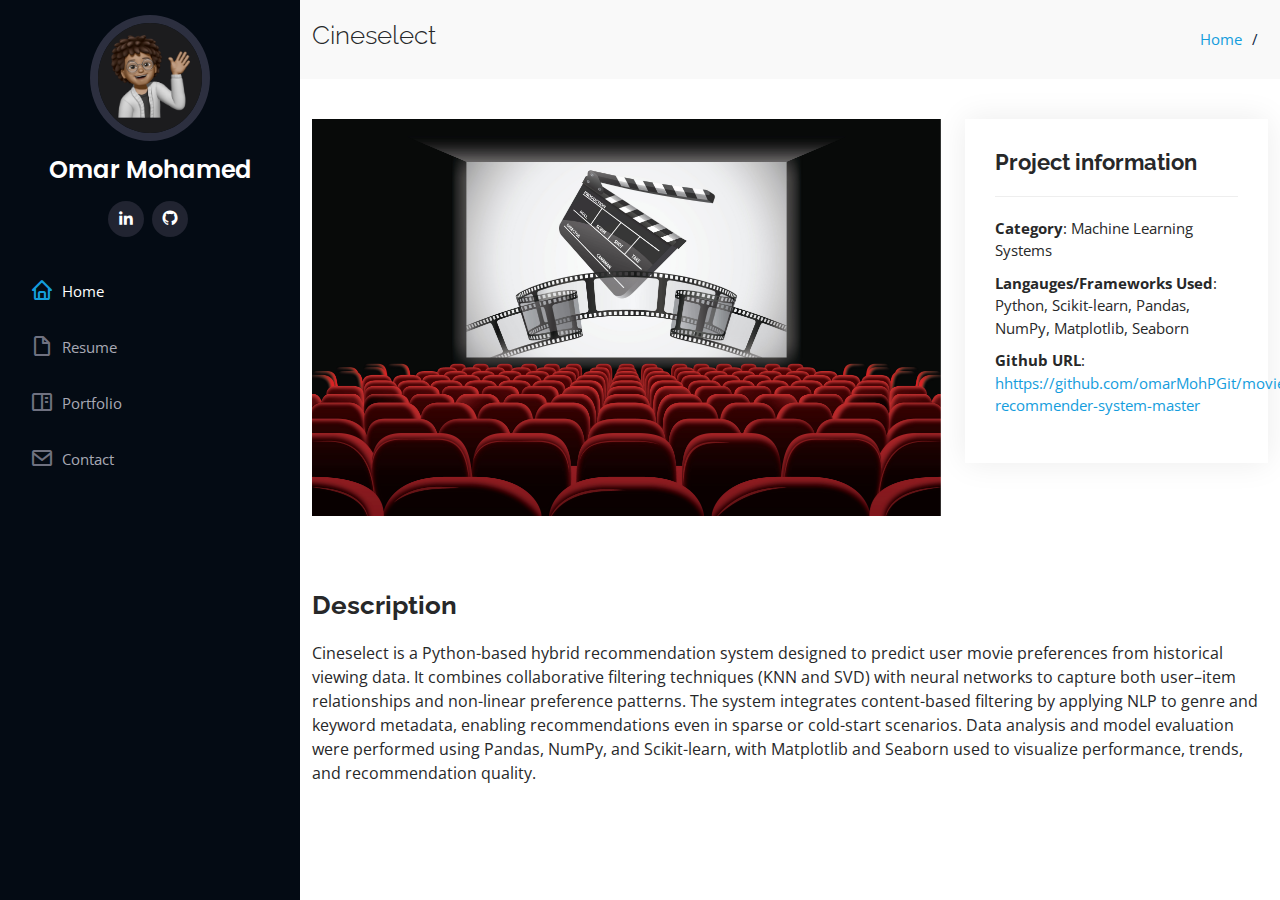
<file: cineselect.html>
<!DOCTYPE html>
<html lang="en">

<head>
    <meta charset="utf-8">
    <meta content="width=device-width, initial-scale=1.0" name="viewport">

    <title> Cineselect</title>
    <meta content="" name="description">
    <meta content="" name="keywords">

    <!-- Favicons -->
    <link href="assets/img/favicon.png" rel="icon">
    <link href="assets/img/apple-touch-icon.png" rel="apple-touch-icon">

    <!-- Google Fonts -->
    <link
        href="https://fonts.googleapis.com/css?family=Open+Sans:300,300i,400,400i,600,600i,700,700i|Raleway:300,300i,400,400i,500,500i,600,600i,700,700i|Poppins:300,300i,400,400i,500,500i,600,600i,700,700i"
        rel="stylesheet">

    <!-- Vendor CSS Files -->
    <link href="assets/vendor/aos/aos.css" rel="stylesheet">
    <link href="assets/vendor/bootstrap/css/bootstrap.min.css" rel="stylesheet">
    <link href="assets/vendor/bootstrap-icons/bootstrap-icons.css" rel="stylesheet">
    <link href="assets/vendor/boxicons/css/boxicons.min.css" rel="stylesheet">
    <link href="assets/vendor/glightbox/css/glightbox.min.css" rel="stylesheet">
    <link href="assets/vendor/swiper/swiper-bundle.min.css" rel="stylesheet">

    <!-- Template Main CSS File -->
    <link href="assets/css/style.css" rel="stylesheet">

    <!-- =======================================================
  * Template Name: iPortfolio - v3.8.1
  * Template URL: https://bootstrapmade.com/iportfolio-bootstrap-portfolio-websites-template/
  * Author: BootstrapMade.com
  * License: https://bootstrapmade.com/license/
  ======================================================== -->
</head>

<body>

    <!-- ======= Mobile nav toggle button ======= -->
    <i class="bi bi-list mobile-nav-toggle d-xl-none"></i>

    <!-- ======= Header ======= -->
    <header id="header">
        <div class="d-flex flex-column">

            <div class="profile">
                <img src="assets/img/IMG_0611.jpg" alt="" class="img-fluid rounded-circle">
                <h1 class="text-light"><a href="index.html">Omar Mohamed</a></h1>
                <div class="social-links mt-3 text-center">
                    <a href="https://www.linkedin.com/in/omarmoh01/" class="linkedin"><i
                            class="bx bxl-linkedin"></i></a>
                    <a href="https://github.com/omarMohPGit" class="github"><i class="bx bxl-github"></i></a>
                </div>
            </div>

            <nav id="navbar" class="nav-menu navbar">
                <ul>
                    <li><a href="index.html" class="nav-link scrollto active"><i class="bx bx-home"></i>
                            <span>Home</span></a>
                    </li>

                    <li><a href="index.html#resume" class="nav-link scrollto"><i class="bx bx-file-blank"></i>
                            <span>Resume</span></a></li>
                    <li><a href="index.html#portfolio" class="nav-link scrollto"><i class="bx bx-book-content"></i>
                            <span>Portfolio</span></a></li>
                    <li><a href="index.html#contact" class="nav-link scrollto"><i class="bx bx-envelope"></i>
                            <span>Contact</span></a></li>
                </ul>
            </nav><!-- .nav-menu -->
        </div>
    </header><!-- End Header -->

    <main id="main">

        <!-- ======= Breadcrumbs ======= -->
        <section id="breadcrumbs" class="breadcrumbs">
            <div class="container">

                <div class="d-flex justify-content-between align-items-center">
                    <h2>Cineselect</h2>
                    <ol>
                        <li><a href="index.html">Home</a></li>
                        <li></li>
                    </ol>
                </div>

            </div>
        </section><!-- End Breadcrumbs -->

        <!-- ======= Portfolio Details Section ======= -->
        <section id="portfolio-details" class="portfolio-details">
            <div class="container">

                <div class="row gy-4">

                    <div class="col-lg-8">
                        <div class="portfolio-details-slider swiper">
                            <div class="swiper-wrapper align-items-center">

                                <div class="swiper-slide">
                                    <img src="assets/img/portfolio/cinesel.jpg" alt="">
                                </div>


                            </div>
                            <div class="swiper-pagination"></div>
                        </div>
                    </div>

                    <div class="col-lg-4">
                        <div class="portfolio-info">
                            <h3>Project information</h3>
                            <ul>
                                <li><strong>Category</strong>: Machine Learning Systems  </li>
                                <li><strong>Langauges/Frameworks Used</strong>: Python, Scikit-learn, Pandas, NumPy, Matplotlib, Seaborn</li>
                                <li><strong>Github URL</strong>: <a
                                        href="#">hhttps://github.com/omarMohPGit/movie-recommender-system-master</a></li>
                            </ul>
                        </div>
                    </div>
                    <div class="portfolio-description">
                        <h2>Description</h2>
                        <p>
                           Cineselect is a Python-based hybrid recommendation system designed to predict user movie preferences from historical viewing data. It combines collaborative filtering techniques (KNN and SVD) with neural networks to capture both user–item relationships and non-linear preference patterns. The system integrates content-based filtering by applying NLP to genre and keyword metadata, enabling recommendations even in sparse or cold-start scenarios. Data analysis and model evaluation were performed using Pandas, NumPy, and Scikit-learn, with Matplotlib and Seaborn used to visualize performance, trends, and recommendation quality.
                        </p>
                    </div>
                </div>

            </div>
        </section><!-- End Portfolio Details Section -->

    </main><!-- End #main -->



    <a href="#" class="back-to-top d-flex align-items-center justify-content-center"><i
            class="bi bi-arrow-up-short"></i></a>

    <!-- Vendor JS Files -->
    <script src="assets/vendor/purecounter/purecounter_vanilla.js"></script>
    <script src="assets/vendor/aos/aos.js"></script>
    <script src="assets/vendor/bootstrap/js/bootstrap.bundle.min.js"></script>
    <script src="assets/vendor/glightbox/js/glightbox.min.js"></script>
    <script src="assets/vendor/isotope-layout/isotope.pkgd.min.js"></script>
    <script src="assets/vendor/swiper/swiper-bundle.min.js"></script>
    <script src="assets/vendor/typed.js/typed.min.js"></script>
    <script src="assets/vendor/waypoints/noframework.waypoints.js"></script>
    <script src="assets/vendor/php-email-form/validate.js"></script>

    <!-- Template Main JS File -->
    <script src="assets/js/main.js"></script>

</body>

</html>
</file>
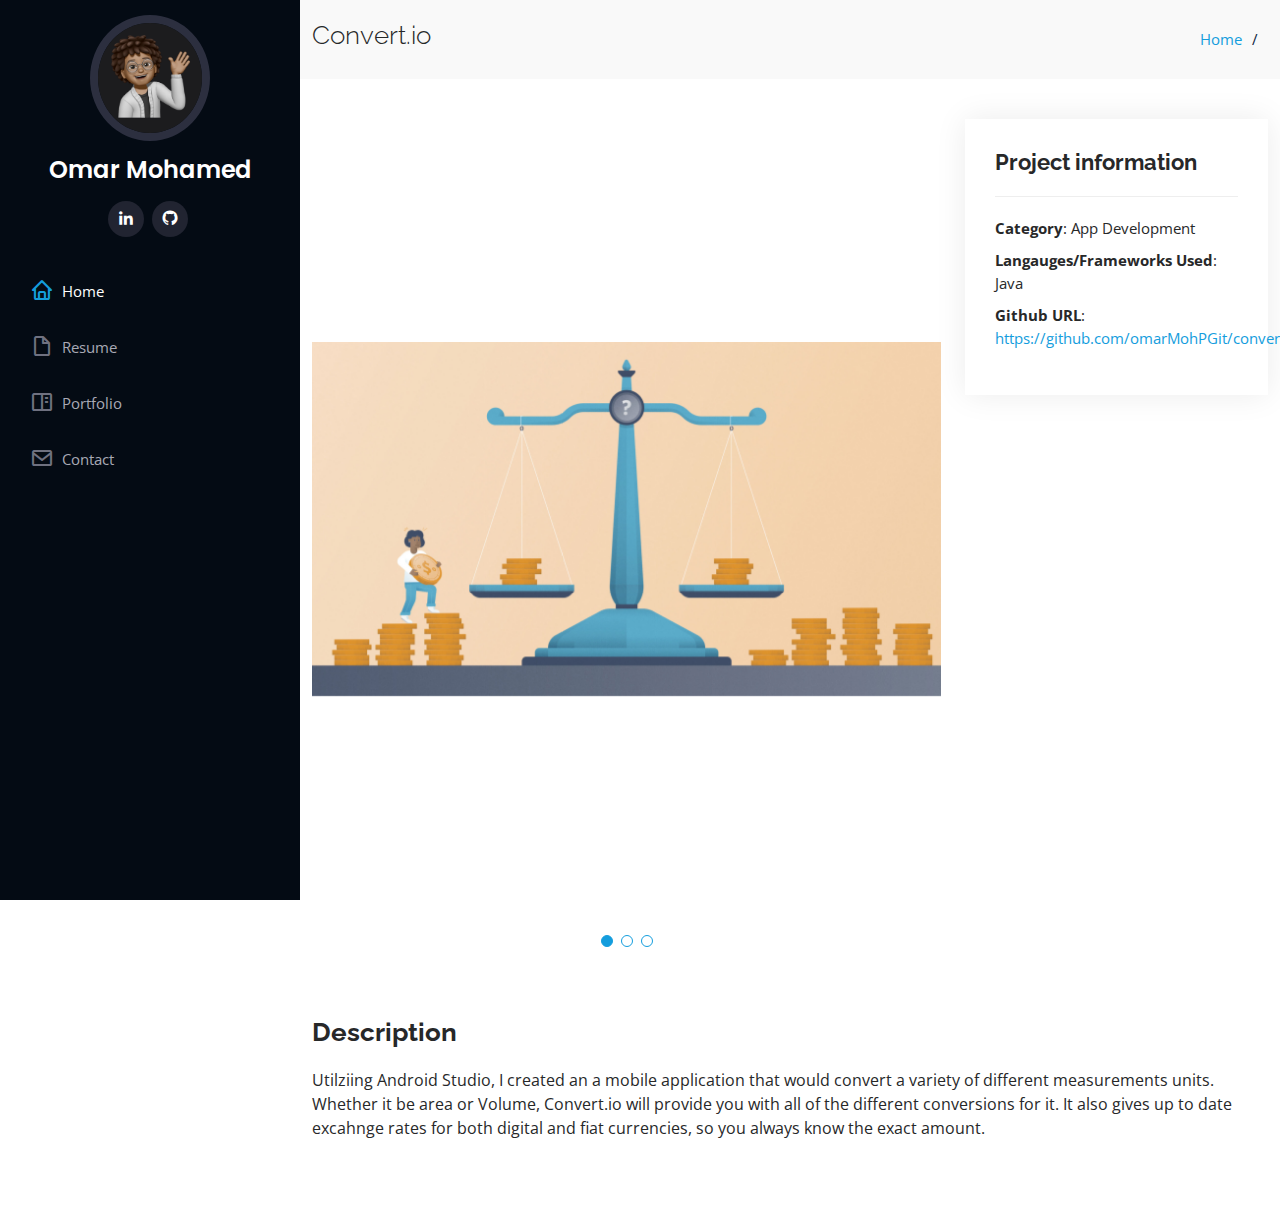
<file: convert.html>
<!DOCTYPE html>
<html lang="en">

<head>
    <meta charset="utf-8">
    <meta content="width=device-width, initial-scale=1.0" name="viewport">

    <title>Convert.io</title>
    <meta content="" name="description">
    <meta content="" name="keywords">

    <!-- Favicons -->
    <link href="assets/img/favicon.png" rel="icon">
    <link href="assets/img/apple-touch-icon.png" rel="apple-touch-icon">

    <!-- Google Fonts -->
    <link
        href="https://fonts.googleapis.com/css?family=Open+Sans:300,300i,400,400i,600,600i,700,700i|Raleway:300,300i,400,400i,500,500i,600,600i,700,700i|Poppins:300,300i,400,400i,500,500i,600,600i,700,700i"
        rel="stylesheet">

    <!-- Vendor CSS Files -->
    <link href="assets/vendor/aos/aos.css" rel="stylesheet">
    <link href="assets/vendor/bootstrap/css/bootstrap.min.css" rel="stylesheet">
    <link href="assets/vendor/bootstrap-icons/bootstrap-icons.css" rel="stylesheet">
    <link href="assets/vendor/boxicons/css/boxicons.min.css" rel="stylesheet">
    <link href="assets/vendor/glightbox/css/glightbox.min.css" rel="stylesheet">
    <link href="assets/vendor/swiper/swiper-bundle.min.css" rel="stylesheet">

    <!-- Template Main CSS File -->
    <link href="assets/css/style.css" rel="stylesheet">

    <!-- =======================================================
  * Template Name: iPortfolio - v3.8.1
  * Template URL: https://bootstrapmade.com/iportfolio-bootstrap-portfolio-websites-template/
  * Author: BootstrapMade.com
  * License: https://bootstrapmade.com/license/
  ======================================================== -->
</head>

<body>

    <!-- ======= Mobile nav toggle button ======= -->
    <i class="bi bi-list mobile-nav-toggle d-xl-none"></i>

    <!-- ======= Header ======= -->
    <header id="header">
        <div class="d-flex flex-column">

            <div class="profile">
                <img src="assets/img/IMG_0611.jpg" alt="" class="img-fluid rounded-circle">
                <h1 class="text-light"><a href="index.html">Omar Mohamed</a></h1>
                <div class="social-links mt-3 text-center">
                    <a href="https://www.linkedin.com/in/omarmoh01/" class="linkedin"><i
                            class="bx bxl-linkedin"></i></a>
                    <a href="https://github.com/omarMohPGit" class="github"><i class="bx bxl-github"></i></a>
                </div>
            </div>

            <nav id="navbar" class="nav-menu navbar">
                <ul>
                    <li><a href="index.html" class="nav-link scrollto active"><i class="bx bx-home"></i>
                            <span>Home</span></a>
                    </li>

                    <li><a href="index.html#resume" class="nav-link scrollto"><i class="bx bx-file-blank"></i>
                            <span>Resume</span></a></li>
                    <li><a href="index.html#portfolio" class="nav-link scrollto"><i class="bx bx-book-content"></i>
                            <span>Portfolio</span></a></li>
                    <li><a href="index.html#contact" class="nav-link scrollto"><i class="bx bx-envelope"></i>
                            <span>Contact</span></a></li>
                </ul>
            </nav><!-- .nav-menu -->
        </div>
    </header><!-- End Header -->

    <main id="main">

        <!-- ======= Breadcrumbs ======= -->
        <section id="breadcrumbs" class="breadcrumbs">
            <div class="container">

                <div class="d-flex justify-content-between align-items-center">
                    <h2>Convert.io</h2>
                    <ol>
                        <li><a href="index.html">Home</a></li>
                        <li></li>
                    </ol>
                </div>

            </div>
        </section><!-- End Breadcrumbs -->

        <!-- ======= Portfolio Details Section ======= -->
        <section id="portfolio-details" class="portfolio-details">
            <div class="container">

                <div class="row gy-4">

                    <div class="col-lg-8">
                        <div class="portfolio-details-slider swiper">
                            <div class="swiper-wrapper align-items-center">

                                <div class="swiper-slide">
                                    <img src="assets/img/portfolio/convert.jpg" alt="">
                                </div>

                                <div class="swiper-slide">
                                    <img src="assets/img/portfolio/convertT.png" alt="" width="50" height="800">
                                </div>

                                <div class="swiper-slide">
                                    <img src="assets/img/portfolio/convertTT.png" alt="" width="50" height="800">
                                </div>

                            </div>
                            <div class="swiper-pagination"></div>
                        </div>
                    </div>

                    <div class="col-lg-4">
                        <div class="portfolio-info">
                            <h3>Project information</h3>
                            <ul>
                                <li><strong>Category</strong>: App Development </li>
                                <li><strong>Langauges/Frameworks Used</strong>: Java</li>
                                <li><strong>Github URL</strong>: <a
                                        href="#">https://github.com/omarMohPGit/conversApp</a></li>
                            </ul>
                        </div>
                    </div>
                    <div class="portfolio-description">
                        <h2>Description</h2>
                        <p>
                            Utilziing Android Studio, I created an a mobile application that would convert a variety of
                            different measurements units. Whether it be area or Volume, Convert.io will provide you with
                            all of the different conversions for it. It also gives up to date excahnge rates for both
                            digital and fiat currencies, so you always know the exact amount.
                        </p>
                    </div>
                </div>

            </div>
        </section><!-- End Portfolio Details Section -->

    </main><!-- End #main -->



    <a href="#" class="back-to-top d-flex align-items-center justify-content-center"><i
            class="bi bi-arrow-up-short"></i></a>

    <!-- Vendor JS Files -->
    <script src="assets/vendor/purecounter/purecounter_vanilla.js"></script>
    <script src="assets/vendor/aos/aos.js"></script>
    <script src="assets/vendor/bootstrap/js/bootstrap.bundle.min.js"></script>
    <script src="assets/vendor/glightbox/js/glightbox.min.js"></script>
    <script src="assets/vendor/isotope-layout/isotope.pkgd.min.js"></script>
    <script src="assets/vendor/swiper/swiper-bundle.min.js"></script>
    <script src="assets/vendor/typed.js/typed.min.js"></script>
    <script src="assets/vendor/waypoints/noframework.waypoints.js"></script>
    <script src="assets/vendor/php-email-form/validate.js"></script>

    <!-- Template Main JS File -->
    <script src="assets/js/main.js"></script>

</body>

</html>
</file>
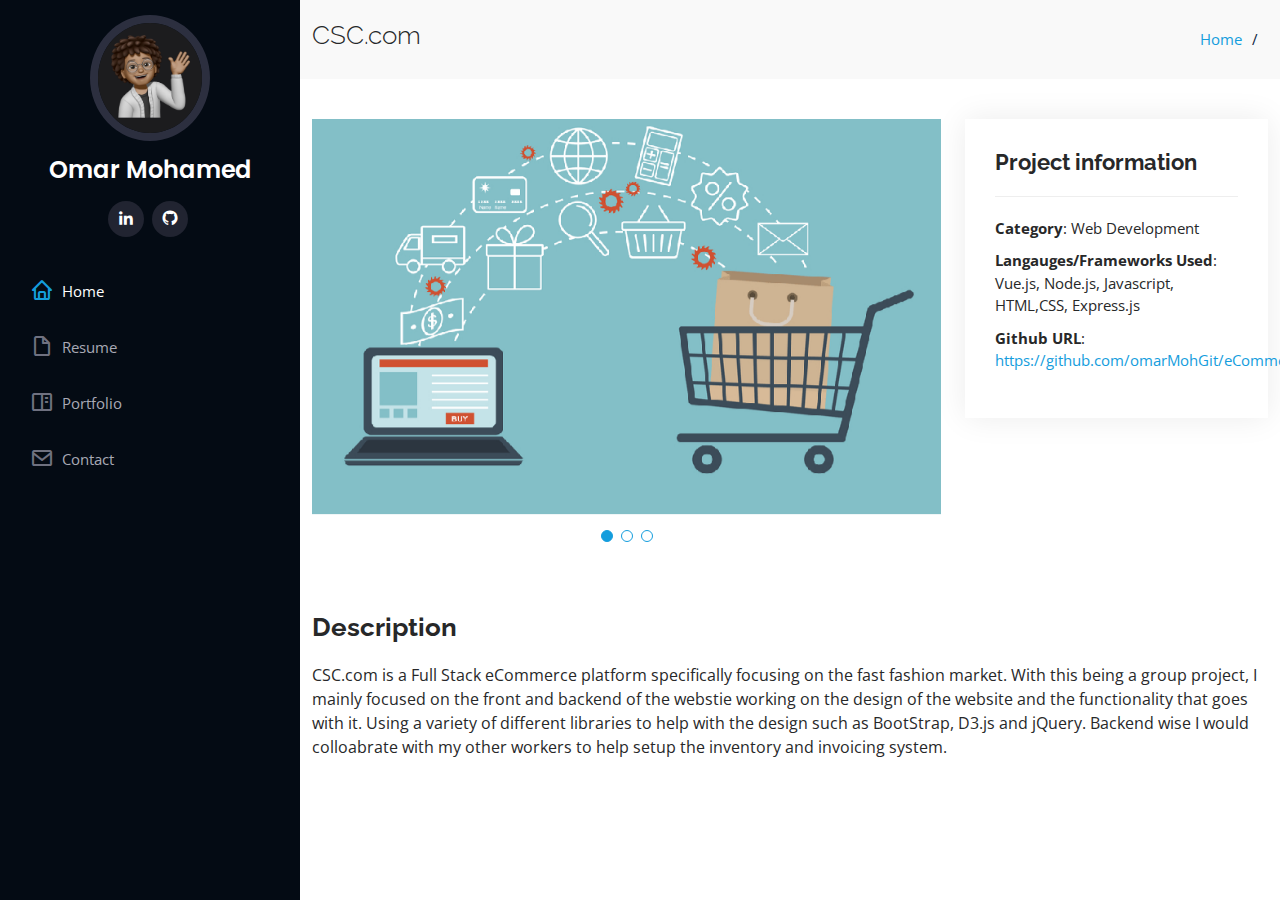
<file: csc.html>
<!DOCTYPE html>
<html lang="en">

<head>
    <meta charset="utf-8">
    <meta content="width=device-width, initial-scale=1.0" name="viewport">

    <title>CSC</title>
    <meta content="" name="description">
    <meta content="" name="keywords">

    <!-- Favicons -->
    <link href="assets/img/favicon.png" rel="icon">
    <link href="assets/img/apple-touch-icon.png" rel="apple-touch-icon">

    <!-- Google Fonts -->
    <link
        href="https://fonts.googleapis.com/css?family=Open+Sans:300,300i,400,400i,600,600i,700,700i|Raleway:300,300i,400,400i,500,500i,600,600i,700,700i|Poppins:300,300i,400,400i,500,500i,600,600i,700,700i"
        rel="stylesheet">

    <!-- Vendor CSS Files -->
    <link href="assets/vendor/aos/aos.css" rel="stylesheet">
    <link href="assets/vendor/bootstrap/css/bootstrap.min.css" rel="stylesheet">
    <link href="assets/vendor/bootstrap-icons/bootstrap-icons.css" rel="stylesheet">
    <link href="assets/vendor/boxicons/css/boxicons.min.css" rel="stylesheet">
    <link href="assets/vendor/glightbox/css/glightbox.min.css" rel="stylesheet">
    <link href="assets/vendor/swiper/swiper-bundle.min.css" rel="stylesheet">

    <!-- Template Main CSS File -->
    <link href="assets/css/style.css" rel="stylesheet">

    <!-- =======================================================
  * Template Name: iPortfolio - v3.8.1
  * Template URL: https://bootstrapmade.com/iportfolio-bootstrap-portfolio-websites-template/
  * Author: BootstrapMade.com
  * License: https://bootstrapmade.com/license/
  ======================================================== -->
</head>

<body>

    <!-- ======= Mobile nav toggle button ======= -->
    <i class="bi bi-list mobile-nav-toggle d-xl-none"></i>

    <!-- ======= Header ======= -->
    <header id="header">
        <div class="d-flex flex-column">

            <div class="profile">
                <img src="assets/img/IMG_0611.jpg" alt="" class="img-fluid rounded-circle">
                <h1 class="text-light"><a href="index.html">Omar Mohamed</a></h1>
                <div class="social-links mt-3 text-center">
                    <a href="https://www.linkedin.com/in/omarmoh01/" class="linkedin"><i
                            class="bx bxl-linkedin"></i></a>
                    <a href="https://github.com/omarMohPGit" class="github"><i class="bx bxl-github"></i></a>
                </div>
            </div>

            <nav id="navbar" class="nav-menu navbar">
                <ul>
                    <li><a href="index.html" class="nav-link scrollto active"><i class="bx bx-home"></i>
                            <span>Home</span></a>
                    </li>

                    <li><a href="index.html#resume" class="nav-link scrollto"><i class="bx bx-file-blank"></i>
                            <span>Resume</span></a></li>
                    <li><a href="index.html#portfolio" class="nav-link scrollto"><i class="bx bx-book-content"></i>
                            <span>Portfolio</span></a></li>
                    <li><a href="index.html#contact" class="nav-link scrollto"><i class="bx bx-envelope"></i>
                            <span>Contact</span></a></li>
                </ul>
            </nav><!-- .nav-menu -->
        </div>
    </header><!-- End Header -->

    <main id="main">

        <!-- ======= Breadcrumbs ======= -->
        <section id="breadcrumbs" class="breadcrumbs">
            <div class="container">

                <div class="d-flex justify-content-between align-items-center">
                    <h2>CSC.com</h2>
                    <ol>
                        <li><a href="index.html">Home</a></li>
                        <li></li>
                    </ol>
                </div>

            </div>
        </section><!-- End Breadcrumbs -->

        <!-- ======= Portfolio Details Section ======= -->
        <section id="portfolio-details" class="portfolio-details">
            <div class="container">

                <div class="row gy-4">

                    <div class="col-lg-8">
                        <div class="portfolio-details-slider swiper">
                            <div class="swiper-wrapper align-items-center">

                                <div class="swiper-slide">
                                    <img src="assets/img/portfolio/eCom.png" alt="">
                                </div>

                                <div class="swiper-slide">
                                    <img src="assets/img/portfolio/eComT.png" alt="">
                                </div>

                                <div class="swiper-slide">
                                    <img src="assets/img/portfolio/eComTT.png" alt="">
                                </div>

                            </div>
                            <div class="swiper-pagination"></div>
                        </div>
                    </div>

                    <div class="col-lg-4">
                        <div class="portfolio-info">
                            <h3>Project information</h3>
                            <ul>
                                <li><strong>Category</strong>: Web Development </li>
                                <li><strong>Langauges/Frameworks Used</strong>: Vue.js, Node.js, Javascript, HTML,CSS,
                                    Express.js</li>
                                <li><strong>Github URL</strong>: <a
                                        href="#">https://github.com/omarMohGit/eCommerceGProj</a></li>
                            </ul>
                        </div>
                    </div>
                    <div class="portfolio-description">
                        <h2>Description</h2>
                        <p>
                            CSC.com is a Full Stack eCommerce platform specifically focusing on the fast fashion market.
                            With this being a group project, I mainly focused on the front and backend of the webstie
                            working on the design of the website and the functionality that goes with it. Using a
                            variety of different libraries to help with the design such as BootStrap, D3.js and jQuery.
                            Backend wise I would colloabrate with my other workers to help setup the inventory and
                            invoicing system.
                        </p>
                    </div>
                </div>

            </div>
        </section><!-- End Portfolio Details Section -->

    </main><!-- End #main -->



    <a href="#" class="back-to-top d-flex align-items-center justify-content-center"><i
            class="bi bi-arrow-up-short"></i></a>

    <!-- Vendor JS Files -->
    <script src="assets/vendor/purecounter/purecounter_vanilla.js"></script>
    <script src="assets/vendor/aos/aos.js"></script>
    <script src="assets/vendor/bootstrap/js/bootstrap.bundle.min.js"></script>
    <script src="assets/vendor/glightbox/js/glightbox.min.js"></script>
    <script src="assets/vendor/isotope-layout/isotope.pkgd.min.js"></script>
    <script src="assets/vendor/swiper/swiper-bundle.min.js"></script>
    <script src="assets/vendor/typed.js/typed.min.js"></script>
    <script src="assets/vendor/waypoints/noframework.waypoints.js"></script>
    <script src="assets/vendor/php-email-form/validate.js"></script>

    <!-- Template Main JS File -->
    <script src="assets/js/main.js"></script>

</body>

</html>
</file>
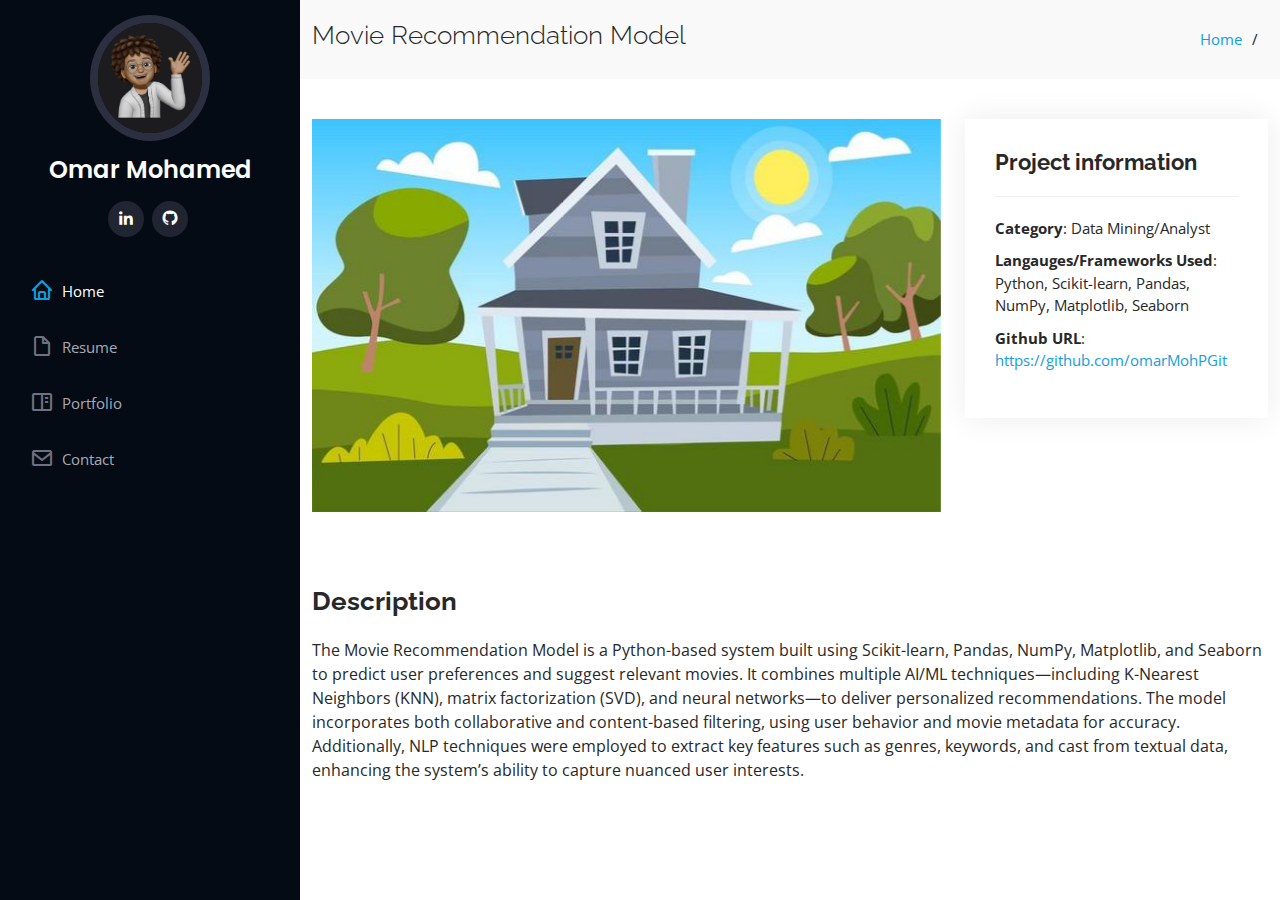
<file: house.html>
<!DOCTYPE html>
<html lang="en">

<head>
    <meta charset="utf-8">
    <meta content="width=device-width, initial-scale=1.0" name="viewport">

    <title>Scary Maze</title>
    <meta content="" name="description">
    <meta content="" name="keywords">

    <!-- Favicons -->
    <link href="assets/img/favicon.png" rel="icon">
    <link href="assets/img/apple-touch-icon.png" rel="apple-touch-icon">

    <!-- Google Fonts -->
    <link
        href="https://fonts.googleapis.com/css?family=Open+Sans:300,300i,400,400i,600,600i,700,700i|Raleway:300,300i,400,400i,500,500i,600,600i,700,700i|Poppins:300,300i,400,400i,500,500i,600,600i,700,700i"
        rel="stylesheet">

    <!-- Vendor CSS Files -->
    <link href="assets/vendor/aos/aos.css" rel="stylesheet">
    <link href="assets/vendor/bootstrap/css/bootstrap.min.css" rel="stylesheet">
    <link href="assets/vendor/bootstrap-icons/bootstrap-icons.css" rel="stylesheet">
    <link href="assets/vendor/boxicons/css/boxicons.min.css" rel="stylesheet">
    <link href="assets/vendor/glightbox/css/glightbox.min.css" rel="stylesheet">
    <link href="assets/vendor/swiper/swiper-bundle.min.css" rel="stylesheet">

    <!-- Template Main CSS File -->
    <link href="assets/css/style.css" rel="stylesheet">

    <!-- =======================================================
  * Template Name: iPortfolio - v3.8.1
  * Template URL: https://bootstrapmade.com/iportfolio-bootstrap-portfolio-websites-template/
  * Author: BootstrapMade.com
  * License: https://bootstrapmade.com/license/
  ======================================================== -->
</head>

<body>

    <!-- ======= Mobile nav toggle button ======= -->
    <i class="bi bi-list mobile-nav-toggle d-xl-none"></i>

    <!-- ======= Header ======= -->
    <header id="header">
        <div class="d-flex flex-column">

            <div class="profile">
                <img src="assets/img/IMG_0611.jpg" alt="" class="img-fluid rounded-circle">
                <h1 class="text-light"><a href="index.html">Omar Mohamed</a></h1>
                <div class="social-links mt-3 text-center">
                    <a href="https://www.linkedin.com/in/omarmoh01/" class="linkedin"><i
                            class="bx bxl-linkedin"></i></a>
                    <a href="https://github.com/omarMohPGit" class="github"><i class="bx bxl-github"></i></a>
                </div>
            </div>

            <nav id="navbar" class="nav-menu navbar">
                <ul>
                    <li><a href="index.html" class="nav-link scrollto active"><i class="bx bx-home"></i>
                            <span>Home</span></a>
                    </li>

                    <li><a href="index.html#resume" class="nav-link scrollto"><i class="bx bx-file-blank"></i>
                            <span>Resume</span></a></li>
                    <li><a href="index.html#portfolio" class="nav-link scrollto"><i class="bx bx-book-content"></i>
                            <span>Portfolio</span></a></li>
                    <li><a href="index.html#contact" class="nav-link scrollto"><i class="bx bx-envelope"></i>
                            <span>Contact</span></a></li>
                </ul>
            </nav><!-- .nav-menu -->
        </div>
    </header><!-- End Header -->

    <main id="main">

        <!-- ======= Breadcrumbs ======= -->
        <section id="breadcrumbs" class="breadcrumbs">
            <div class="container">

                <div class="d-flex justify-content-between align-items-center">
                    <h2>Movie Recommendation Model</h2>
                    <ol>
                        <li><a href="index.html">Home</a></li>
                        <li></li>
                    </ol>
                </div>

            </div>
        </section><!-- End Breadcrumbs -->

        <!-- ======= Portfolio Details Section ======= -->
        <section id="portfolio-details" class="portfolio-details">
            <div class="container">

                <div class="row gy-4">

                    <div class="col-lg-8">
                        <div class="portfolio-details-slider swiper">
                            <div class="swiper-wrapper align-items-center">

                                <div class="swiper-slide">
                                    <img src="assets/img/portfolio/house.jpg" alt="">
                                </div>

                            </div>
                            <div class="swiper-pagination"></div>
                        </div>
                    </div>

                    <div class="col-lg-4">
                        <div class="portfolio-info">
                            <h3>Project information</h3>
                            <ul>
                                <li><strong>Category</strong>: Data Mining/Analyst </li>
                                <li><strong>Langauges/Frameworks Used</strong>: Python, Scikit-learn, Pandas, NumPy, Matplotlib, Seaborn</li>
                                <li><strong>Github URL</strong>: <a
                                        href="#">https://github.com/omarMohPGit</a></li>
                            </ul>
                        </div>
                    </div>
                    <div class="portfolio-description">
                        <h2>Description</h2>
                        <p>
                            The Movie Recommendation Model is a Python-based system built using Scikit-learn, Pandas, NumPy, Matplotlib, and Seaborn to predict user preferences and suggest relevant movies. It combines multiple AI/ML techniques—including K-Nearest Neighbors (KNN), matrix factorization (SVD), and neural networks—to deliver personalized recommendations. The model incorporates both collaborative and content-based filtering, using user behavior and movie metadata for accuracy. Additionally, NLP techniques were employed to extract key features such as genres, keywords, and cast from textual data, enhancing the system’s ability to capture nuanced user interests.
                        </p>
                    </div>
                </div>

            </div>
        </section><!-- End Portfolio Details Section -->

    </main><!-- End #main -->



    <a href="#" class="back-to-top d-flex align-items-center justify-content-center"><i
            class="bi bi-arrow-up-short"></i></a>

    <!-- Vendor JS Files -->
    <script src="assets/vendor/purecounter/purecounter_vanilla.js"></script>
    <script src="assets/vendor/aos/aos.js"></script>
    <script src="assets/vendor/bootstrap/js/bootstrap.bundle.min.js"></script>
    <script src="assets/vendor/glightbox/js/glightbox.min.js"></script>
    <script src="assets/vendor/isotope-layout/isotope.pkgd.min.js"></script>
    <script src="assets/vendor/swiper/swiper-bundle.min.js"></script>
    <script src="assets/vendor/typed.js/typed.min.js"></script>
    <script src="assets/vendor/waypoints/noframework.waypoints.js"></script>
    <script src="assets/vendor/php-email-form/validate.js"></script>

    <!-- Template Main JS File -->
    <script src="assets/js/main.js"></script>

</body>

</html>
</file>
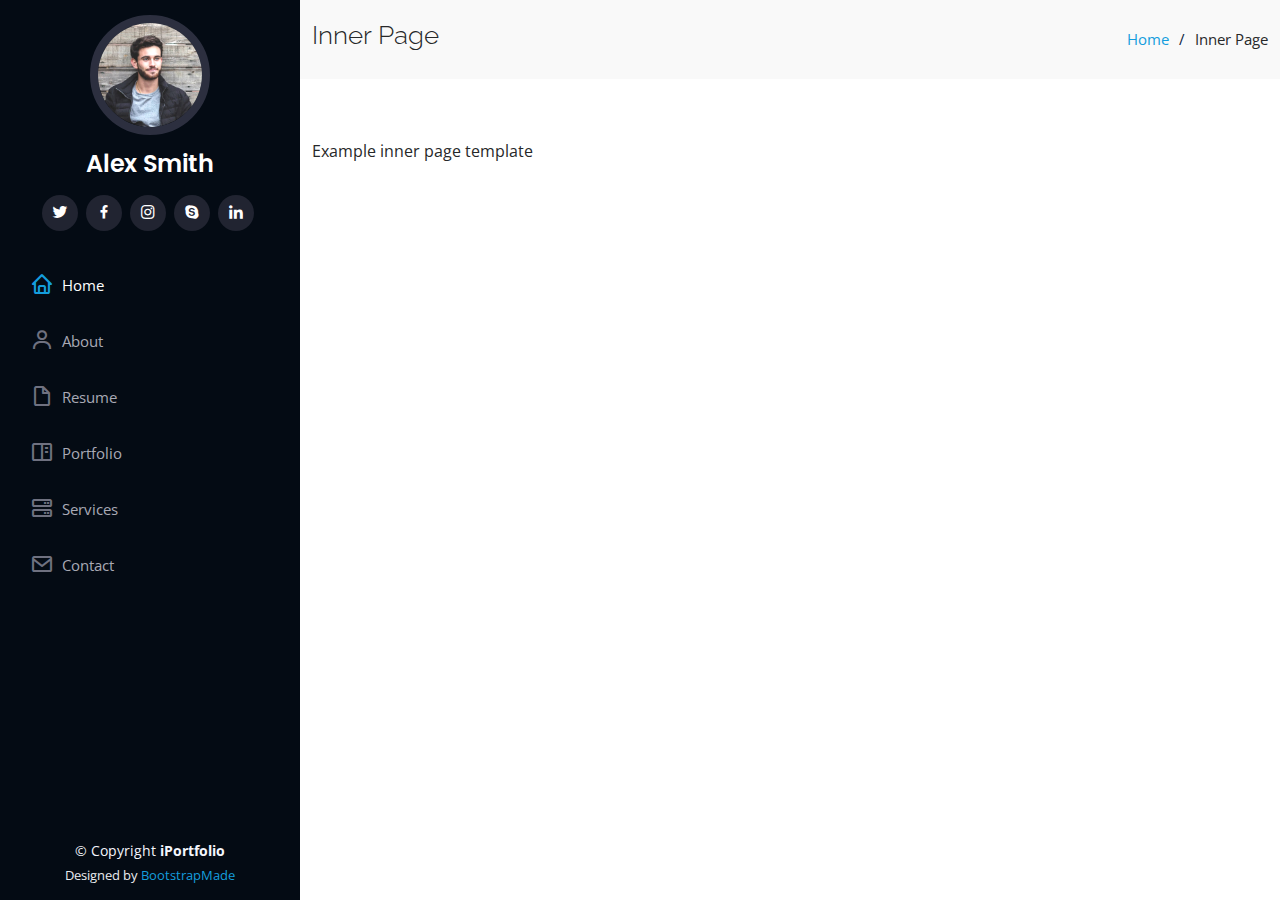
<file: inner-page.html>
<!DOCTYPE html>
<html lang="en">

<head>
  <meta charset="utf-8">
  <meta content="width=device-width, initial-scale=1.0" name="viewport">

  <title>Inner Page - iPortfolio Bootstrap Template</title>
  <meta content="" name="description">
  <meta content="" name="keywords">

  <!-- Favicons -->
  <link href="assets/img/favicon.png" rel="icon">
  <link href="assets/img/apple-touch-icon.png" rel="apple-touch-icon">

  <!-- Google Fonts -->
  <link href="https://fonts.googleapis.com/css?family=Open+Sans:300,300i,400,400i,600,600i,700,700i|Raleway:300,300i,400,400i,500,500i,600,600i,700,700i|Poppins:300,300i,400,400i,500,500i,600,600i,700,700i" rel="stylesheet">

  <!-- Vendor CSS Files -->
  <link href="assets/vendor/aos/aos.css" rel="stylesheet">
  <link href="assets/vendor/bootstrap/css/bootstrap.min.css" rel="stylesheet">
  <link href="assets/vendor/bootstrap-icons/bootstrap-icons.css" rel="stylesheet">
  <link href="assets/vendor/boxicons/css/boxicons.min.css" rel="stylesheet">
  <link href="assets/vendor/glightbox/css/glightbox.min.css" rel="stylesheet">
  <link href="assets/vendor/swiper/swiper-bundle.min.css" rel="stylesheet">

  <!-- Template Main CSS File -->
  <link href="assets/css/style.css" rel="stylesheet">

  <!-- =======================================================
  * Template Name: iPortfolio - v3.8.1
  * Template URL: https://bootstrapmade.com/iportfolio-bootstrap-portfolio-websites-template/
  * Author: BootstrapMade.com
  * License: https://bootstrapmade.com/license/
  ======================================================== -->
</head>

<body>

  <!-- ======= Mobile nav toggle button ======= -->
  <i class="bi bi-list mobile-nav-toggle d-xl-none"></i>

  <!-- ======= Header ======= -->
  <header id="header">
    <div class="d-flex flex-column">

      <div class="profile">
        <img src="assets/img/profile-img.jpg" alt="" class="img-fluid rounded-circle">
        <h1 class="text-light"><a href="index.html">Alex Smith</a></h1>
        <div class="social-links mt-3 text-center">
          <a href="#" class="twitter"><i class="bx bxl-twitter"></i></a>
          <a href="#" class="facebook"><i class="bx bxl-facebook"></i></a>
          <a href="#" class="instagram"><i class="bx bxl-instagram"></i></a>
          <a href="#" class="google-plus"><i class="bx bxl-skype"></i></a>
          <a href="#" class="linkedin"><i class="bx bxl-linkedin"></i></a>
        </div>
      </div>

      <nav id="navbar" class="nav-menu navbar">
        <ul>
          <li><a href="#hero" class="nav-link scrollto active"><i class="bx bx-home"></i> <span>Home</span></a></li>
          <li><a href="#about" class="nav-link scrollto"><i class="bx bx-user"></i> <span>About</span></a></li>
          <li><a href="#resume" class="nav-link scrollto"><i class="bx bx-file-blank"></i> <span>Resume</span></a></li>
          <li><a href="#portfolio" class="nav-link scrollto"><i class="bx bx-book-content"></i> <span>Portfolio</span></a></li>
          <li><a href="#services" class="nav-link scrollto"><i class="bx bx-server"></i> <span>Services</span></a></li>
          <li><a href="#contact" class="nav-link scrollto"><i class="bx bx-envelope"></i> <span>Contact</span></a></li>
        </ul>
      </nav><!-- .nav-menu -->
    </div>
  </header><!-- End Header -->

  <main id="main">

    <!-- ======= Breadcrumbs ======= -->
    <section class="breadcrumbs">
      <div class="container">

        <div class="d-flex justify-content-between align-items-center">
          <h2>Inner Page</h2>
          <ol>
            <li><a href="index.html">Home</a></li>
            <li>Inner Page</li>
          </ol>
        </div>

      </div>
    </section><!-- End Breadcrumbs -->

    <section class="inner-page">
      <div class="container">
        <p>
          Example inner page template
        </p>
      </div>
    </section>

  </main><!-- End #main -->

  <!-- ======= Footer ======= -->
  <footer id="footer">
    <div class="container">
      <div class="copyright">
        &copy; Copyright <strong><span>iPortfolio</span></strong>
      </div>
      <div class="credits">
        <!-- All the links in the footer should remain intact. -->
        <!-- You can delete the links only if you purchased the pro version. -->
        <!-- Licensing information: https://bootstrapmade.com/license/ -->
        <!-- Purchase the pro version with working PHP/AJAX contact form: https://bootstrapmade.com/iportfolio-bootstrap-portfolio-websites-template/ -->
        Designed by <a href="https://bootstrapmade.com/">BootstrapMade</a>
      </div>
    </div>
  </footer><!-- End  Footer -->

  <a href="#" class="back-to-top d-flex align-items-center justify-content-center"><i class="bi bi-arrow-up-short"></i></a>

  <!-- Vendor JS Files -->
  <script src="assets/vendor/purecounter/purecounter_vanilla.js"></script>
  <script src="assets/vendor/aos/aos.js"></script>
  <script src="assets/vendor/bootstrap/js/bootstrap.bundle.min.js"></script>
  <script src="assets/vendor/glightbox/js/glightbox.min.js"></script>
  <script src="assets/vendor/isotope-layout/isotope.pkgd.min.js"></script>
  <script src="assets/vendor/swiper/swiper-bundle.min.js"></script>
  <script src="assets/vendor/typed.js/typed.min.js"></script>
  <script src="assets/vendor/waypoints/noframework.waypoints.js"></script>
  <script src="assets/vendor/php-email-form/validate.js"></script>

  <!-- Template Main JS File -->
  <script src="assets/js/main.js"></script>

</body>

</html>
</file>
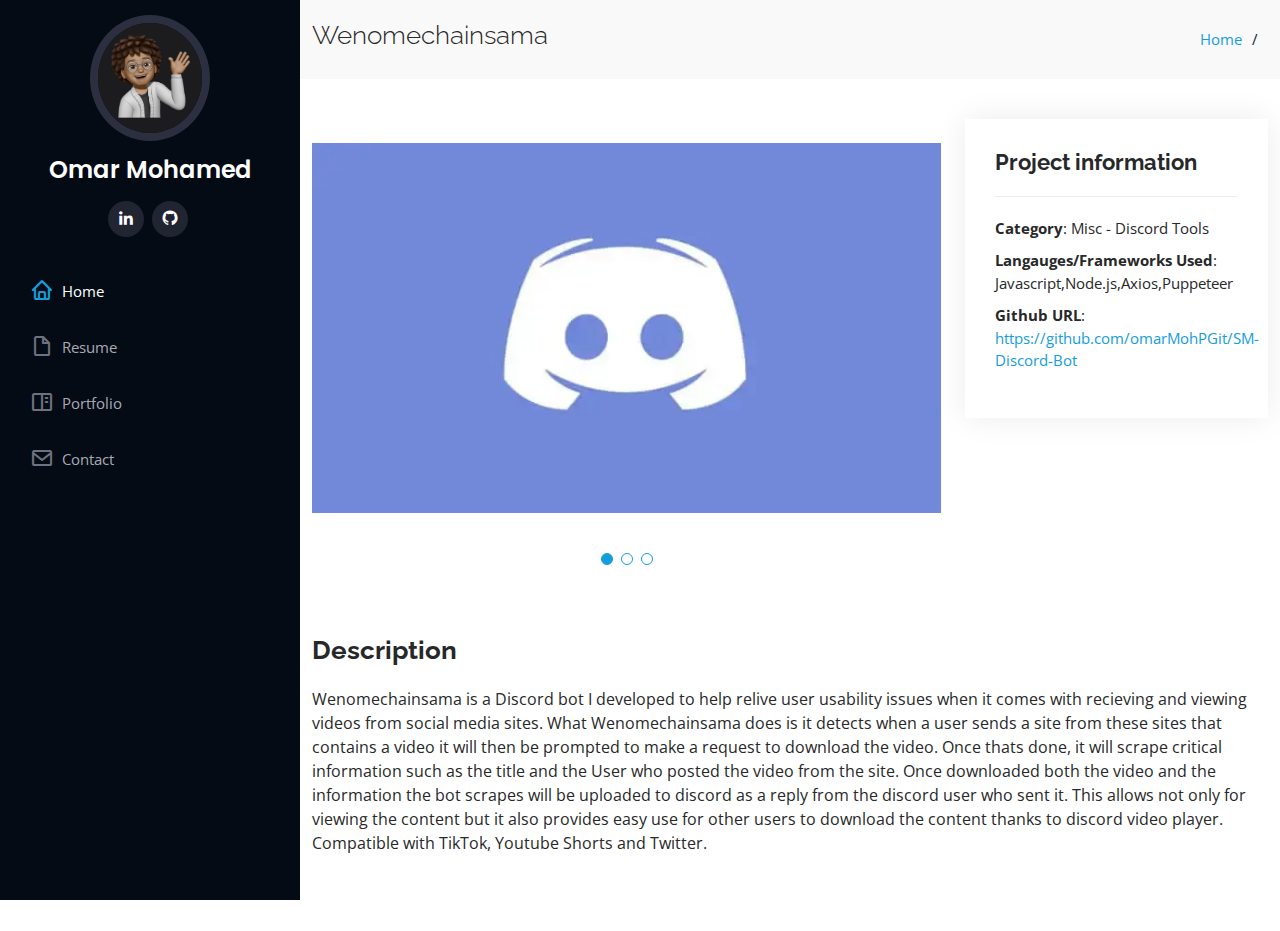
<file: portfolio-details.html>
<!DOCTYPE html>
<html lang="en">

<head>
  <meta charset="utf-8">
  <meta content="width=device-width, initial-scale=1.0" name="viewport">

  <title>Wenomechainsama</title>
  <meta content="" name="description">
  <meta content="" name="keywords">

  <!-- Favicons -->
  <link href="assets/img/favicon.png" rel="icon">
  <link href="assets/img/apple-touch-icon.png" rel="apple-touch-icon">

  <!-- Google Fonts -->
  <link
    href="https://fonts.googleapis.com/css?family=Open+Sans:300,300i,400,400i,600,600i,700,700i|Raleway:300,300i,400,400i,500,500i,600,600i,700,700i|Poppins:300,300i,400,400i,500,500i,600,600i,700,700i"
    rel="stylesheet">

  <!-- Vendor CSS Files -->
  <link href="assets/vendor/aos/aos.css" rel="stylesheet">
  <link href="assets/vendor/bootstrap/css/bootstrap.min.css" rel="stylesheet">
  <link href="assets/vendor/bootstrap-icons/bootstrap-icons.css" rel="stylesheet">
  <link href="assets/vendor/boxicons/css/boxicons.min.css" rel="stylesheet">
  <link href="assets/vendor/glightbox/css/glightbox.min.css" rel="stylesheet">
  <link href="assets/vendor/swiper/swiper-bundle.min.css" rel="stylesheet">

  <!-- Template Main CSS File -->
  <link href="assets/css/style.css" rel="stylesheet">

</head>

<body>

  <!-- ======= Mobile nav toggle button ======= -->
  <i class="bi bi-list mobile-nav-toggle d-xl-none"></i>

  <!-- ======= Header ======= -->
  <header id="header">
    <div class="d-flex flex-column">

      <div class="profile">
        <img src="assets/img/IMG_0611.jpg" alt="" class="img-fluid rounded-circle">
        <h1 class="text-light"><a href="index.html">Omar Mohamed</a></h1>
        <div class="social-links mt-3 text-center">
          <a href="https://www.linkedin.com/in/omarmoh01/" class="linkedin"><i class="bx bxl-linkedin"></i></a>
          <a href="https://github.com/omarMohPGit" class="github"><i class="bx bxl-github"></i></a>
        </div>
      </div>

      <nav id="navbar" class="nav-menu navbar">
        <ul>
          <li><a href="index.html" class="nav-link scrollto active"><i class="bx bx-home"></i> <span>Home</span></a>
          </li>

          <li><a href="index.html#resume" class="nav-link scrollto"><i class="bx bx-file-blank"></i>
              <span>Resume</span></a></li>
          <li><a href="index.html#portfolio" class="nav-link scrollto"><i class="bx bx-book-content"></i>
              <span>Portfolio</span></a></li>
          <li><a href="index.html#contact" class="nav-link scrollto"><i class="bx bx-envelope"></i>
              <span>Contact</span></a></li>
        </ul>
      </nav><!-- .nav-menu -->
    </div>
  </header><!-- End Header -->

  <main id="main">

    <!-- ======= Breadcrumbs ======= -->
    <section id="breadcrumbs" class="breadcrumbs">
      <div class="container">

        <div class="d-flex justify-content-between align-items-center">
          <h2>Wenomechainsama</h2>
          <ol>
            <li><a href="index.html">Home</a></li>
            <li></li>
          </ol>
        </div>

      </div>
    </section><!-- End Breadcrumbs -->

    <!-- ======= Portfolio Details Section ======= -->
    <section id="portfolio-details" class="portfolio-details">
      <div class="container">

        <div class="row gy-4">

          <div class="col-lg-8">
            <div class="portfolio-details-slider swiper">
              <div class="swiper-wrapper align-items-center">

                <div class="swiper-slide">
                  <img src="assets/img/portfolio/discord.jpg" alt="">
                </div>

                <div class="swiper-slide">
                  <img src="assets/img/portfolio/discT.JPG" alt="">
                </div>

                <div class="swiper-slide">
                  <img src="assets/img/portfolio/discTT.JPG" alt="">
                </div>

              </div>
              <div class="swiper-pagination"></div>
            </div>
          </div>

          <div class="col-lg-4">
            <div class="portfolio-info">
              <h3>Project information</h3>
              <ul>
                <li><strong>Category</strong>: Misc - Discord Tools </li>
                <li><strong>Langauges/Frameworks Used</strong>: Javascript,Node.js,Axios,Puppeteer</li>
                <li><strong>Github URL</strong>: <a href="#">https://github.com/omarMohPGit/SM-Discord-Bot</a></li>
              </ul>
            </div>
          </div>
          <div class="portfolio-description">
            <h2>Description</h2>
            <p>
              Wenomechainsama is a Discord bot I developed to help relive user usability issues when it comes with
              recieving and viewing videos from social media sites. What Wenomechainsama does is it detects when a
              user sends a site from these sites that contains a video it will then be prompted to make a request to
              download the video. Once thats done, it will scrape critical information such as the title and the User
              who posted the video from the site. Once downloaded both the video and the information the bot scrapes
              will be uploaded to discord as a reply from the discord user who sent it. This allows not only for viewing
              the content but it also provides easy use for other users to download the content thanks to discord video
              player. Compatible with TikTok, Youtube Shorts and Twitter.
            </p>
          </div>
        </div>

      </div>
    </section><!-- End Portfolio Details Section -->

  </main><!-- End #main -->



  <a href="#" class="back-to-top d-flex align-items-center justify-content-center"><i
      class="bi bi-arrow-up-short"></i></a>

  <!-- Vendor JS Files -->
  <script src="assets/vendor/purecounter/purecounter_vanilla.js"></script>
  <script src="assets/vendor/aos/aos.js"></script>
  <script src="assets/vendor/bootstrap/js/bootstrap.bundle.min.js"></script>
  <script src="assets/vendor/glightbox/js/glightbox.min.js"></script>
  <script src="assets/vendor/isotope-layout/isotope.pkgd.min.js"></script>
  <script src="assets/vendor/swiper/swiper-bundle.min.js"></script>
  <script src="assets/vendor/typed.js/typed.min.js"></script>
  <script src="assets/vendor/waypoints/noframework.waypoints.js"></script>
  <script src="assets/vendor/php-email-form/validate.js"></script>

  <!-- Template Main JS File -->
  <script src="assets/js/main.js"></script>

</body>

</html>
</file>
<file: assets/css/style.css>
/**
* Template Name: iPortfolio - v3.8.1
* Template URL: https://bootstrapmade.com/iportfolio-bootstrap-portfolio-websites-template/
* Author: BootstrapMade.com
* License: https://bootstrapmade.com/license/
*/

/*--------------------------------------------------------------
# General
--------------------------------------------------------------*/
body {
  font-family: "Open Sans", sans-serif;
  color: #272829;
}

a {
  color: #149ddd;
  text-decoration: none;
}

a:hover {
  color: #37b3ed;
  text-decoration: none;
}

h1,
h2,
h3,
h4,
h5,
h6 {
  font-family: "Raleway", sans-serif;
}

/*--------------------------------------------------------------
# Back to top button
--------------------------------------------------------------*/
.back-to-top {
  position: fixed;
  visibility: hidden;
  opacity: 0;
  right: 15px;
  bottom: 15px;
  z-index: 996;
  background: #149ddd;
  width: 40px;
  height: 40px;
  border-radius: 50px;
  transition: all 0.4s;
}

.back-to-top i {
  font-size: 28px;
  color: #fff;
  line-height: 0;
}

.back-to-top:hover {
  background: #2eafec;
  color: #fff;
}

.back-to-top.active {
  visibility: visible;
  opacity: 1;
}

/*--------------------------------------------------------------
# Header
--------------------------------------------------------------*/
#header {
  position: fixed;
  top: 0;
  left: 0;
  bottom: 0;
  width: 300px;
  transition: all ease-in-out 0.5s;
  z-index: 9997;
  transition: all 0.5s;
  padding: 0 15px;
  background: #040b14;
  overflow-y: auto;
}

#header .profile img {
  margin: 15px auto;
  display: block;
  width: 120px;
  border: 8px solid #2c2f3f;
}

#header .profile h1 {
  font-size: 24px;
  margin: 0;
  padding: 0;
  font-weight: 600;
  -moz-text-align-last: center;
  text-align-last: center;
  font-family: "Poppins", sans-serif;
}

#header .profile h1 a,
#header .profile h1 a:hover {
  color: #fff;
  text-decoration: none;
}

#header .profile .social-links a {
  font-size: 18px;
  display: inline-block;
  background: #212431;
  color: #fff;
  line-height: 1;
  padding: 8px 0;
  margin-right: 4px;
  border-radius: 50%;
  text-align: center;
  width: 36px;
  height: 36px;
  transition: 0.3s;
}

#header .profile .social-links a:hover {
  background: #149ddd;
  color: #fff;
  text-decoration: none;
}

#main {
  margin-left: 300px;
}

@media (max-width: 1199px) {
  #header {
    left: -300px;
  }

  #main {
    margin-left: 0;
  }
}

/*--------------------------------------------------------------
# Navigation Menu
--------------------------------------------------------------*/
/* Desktop Navigation */
.nav-menu {
  padding: 30px 0 0 0;
}

.nav-menu * {
  margin: 0;
  padding: 0;
  list-style: none;
}

.nav-menu>ul>li {
  position: relative;
  white-space: nowrap;
}

.nav-menu a,
.nav-menu a:focus {
  display: flex;
  align-items: center;
  color: #a8a9b4;
  padding: 12px 15px;
  margin-bottom: 8px;
  transition: 0.3s;
  font-size: 15px;
}

.nav-menu a i,
.nav-menu a:focus i {
  font-size: 24px;
  padding-right: 8px;
  color: #6f7180;
}

.nav-menu a:hover,
.nav-menu .active,
.nav-menu .active:focus,
.nav-menu li:hover>a {
  text-decoration: none;
  color: #fff;
}

.nav-menu a:hover i,
.nav-menu .active i,
.nav-menu .active:focus i,
.nav-menu li:hover>a i {
  color: #149ddd;
}

/* Mobile Navigation */
.mobile-nav-toggle {
  position: fixed;
  right: 15px;
  top: 15px;
  z-index: 9998;
  border: 0;
  font-size: 24px;
  transition: all 0.4s;
  outline: none !important;
  background-color: #149ddd;
  color: #fff;
  width: 40px;
  height: 40px;
  display: inline-flex;
  align-items: center;
  justify-content: center;
  line-height: 0;
  border-radius: 50px;
  cursor: pointer;
}

.mobile-nav-active {
  overflow: hidden;
}

.mobile-nav-active #header {
  left: 0;
}

/*--------------------------------------------------------------
# Hero Section
--------------------------------------------------------------*/
#hero {
  width: 100%;
  height: 100vh;
  background: url("../img/hero-bg.jpg") top center;
  background-size: cover;
}

#hero:before {
  content: "";
  background: rgba(5, 13, 24, 0.3);
  position: absolute;
  bottom: 0;
  top: 0;
  left: 0;
  right: 0;
  z-index: 1;
}

#hero .hero-container {
  position: relative;
  z-index: 2;
  min-width: 300px;
}

#hero h1 {
  margin: 0 0 10px 0;
  font-size: 64px;
  font-weight: 700;
  line-height: 56px;
  color: #fff;
}

#hero p {
  color: #fff;
  margin-bottom: 50px;
  font-size: 26px;
  font-family: "Poppins", sans-serif;
}

#hero p span {
  color: #fff;
  padding-bottom: 4px;
  letter-spacing: 1px;
  border-bottom: 3px solid #149ddd;
}

@media (min-width: 1024px) {
  #hero {
    background-attachment: fixed;
  }
}

@media (max-width: 768px) {
  #hero h1 {
    font-size: 28px;
    line-height: 36px;
  }

  #hero h2 {
    font-size: 18px;
    line-height: 24px;
    margin-bottom: 30px;
  }
}

/*--------------------------------------------------------------
# Sections General
--------------------------------------------------------------*/
section {
  padding: 60px 0;
  overflow: hidden;
}

.section-bg {
  background: #f5f8fd;
}

.section-title {
  padding-bottom: 30px;
}

.section-title h2 {
  font-size: 32px;
  font-weight: bold;
  margin-bottom: 20px;
  padding-bottom: 20px;
  position: relative;
  color: #173b6c;
}

.section-title h2::after {
  content: "";
  position: absolute;
  display: block;
  width: 50px;
  height: 3px;
  background: #149ddd;
  bottom: 0;
  left: 0;
}

.section-title p {
  margin-bottom: 0;
}

/*--------------------------------------------------------------
# About
--------------------------------------------------------------*/
.about .content h3 {
  font-weight: 700;
  font-size: 26px;
  color: #173b6c;
}

.about .content ul {
  list-style: none;
  padding: 0;
}

.about .content ul li {
  margin-bottom: 20px;
  display: flex;
  align-items: center;
}

.about .content ul strong {
  margin-right: 10px;
}

.about .content ul i {
  font-size: 16px;
  margin-right: 5px;
  color: #149ddd;
  line-height: 0;
}

.about .content p:last-child {
  margin-bottom: 0;
}

/*--------------------------------------------------------------
# Facts
--------------------------------------------------------------*/
.facts {
  padding-bottom: 30px;
}

.facts .count-box {
  padding: 30px;
  width: 100%;
}

.facts .count-box i {
  display: block;
  font-size: 44px;
  color: #149ddd;
  float: left;
  line-height: 0;
}

.facts .count-box span {
  font-size: 48px;
  line-height: 40px;
  display: block;
  font-weight: 700;
  color: #050d18;
  margin-left: 60px;
}

.facts .count-box p {
  padding: 15px 0 0 0;
  margin: 0 0 0 60px;
  font-family: "Raleway", sans-serif;
  font-size: 14px;
  color: #122f57;
}

.facts .count-box a {
  font-weight: 600;
  display: block;
  margin-top: 20px;
  color: #122f57;
  font-size: 15px;
  font-family: "Poppins", sans-serif;
  transition: ease-in-out 0.3s;
}

.facts .count-box a:hover {
  color: #1f5297;
}

/*--------------------------------------------------------------
# Akills
--------------------------------------------------------------*/
.skills .progress {
  height: 60px;
  display: block;
  background: none;
  border-radius: 0;
}

.skills .progress .skill {
  padding: 0;
  margin: 0 0 6px 0;
  text-transform: uppercase;
  display: block;
  font-weight: 600;
  font-family: "Poppins", sans-serif;
  color: #050d18;
}

.skills .progress .skill .val {
  float: right;
  font-style: normal;
}

.skills .progress-bar-wrap {
  background: #dce8f8;
  height: 10px;
}

.skills .progress-bar {
  width: 1px;
  height: 10px;
  transition: 0.9s;
  background-color: #149ddd;
}

/*--------------------------------------------------------------
# Resume
--------------------------------------------------------------*/
.resume .resume-title {
  font-size: 26px;
  font-weight: 700;
  margin-top: 20px;
  margin-bottom: 20px;
  color: #050d18;
}

.resume .resume-item {
  padding: 0 0 20px 20px;
  margin-top: -2px;
  border-left: 2px solid #1f5297;
  position: relative;
}

.resume .resume-item h4 {
  line-height: 18px;
  font-size: 18px;
  font-weight: 600;
  text-transform: uppercase;
  font-family: "Poppins", sans-serif;
  color: #050d18;
  margin-bottom: 10px;
}

.resume .resume-item h5 {
  font-size: 16px;
  background: #e4edf9;
  padding: 5px 15px;
  display: inline-block;
  font-weight: 600;
  margin-bottom: 10px;
}

.resume .resume-item ul {
  padding-left: 20px;
}

.resume .resume-item ul li {
  padding-bottom: 10px;
}

.resume .resume-item:last-child {
  padding-bottom: 0;
}

.resume .resume-item::before {
  content: "";
  position: absolute;
  width: 16px;
  height: 16px;
  border-radius: 50px;
  left: -9px;
  top: 0;
  background: #fff;
  border: 2px solid #1f5297;
}

/*--------------------------------------------------------------
# Portfolio
--------------------------------------------------------------*/
.portfolio .portfolio-item {
  margin-bottom: 30px;
}

.portfolio #portfolio-flters {
  padding: 0;
  margin: 0 auto 35px auto;
  list-style: none;
  text-align: center;
  background: #fff;
  border-radius: 50px;
  padding: 2px 15px;
}

.portfolio #portfolio-flters li {
  cursor: pointer;
  display: inline-block;
  padding: 10px 15px 8px 15px;
  font-size: 14px;
  font-weight: 600;
  line-height: 1;
  text-transform: uppercase;
  color: #272829;
  margin-bottom: 5px;
  transition: all 0.3s ease-in-out;
}

.portfolio #portfolio-flters li:hover,
.portfolio #portfolio-flters li.filter-active {
  color: #149ddd;
}

.portfolio #portfolio-flters li:last-child {
  margin-right: 0;
}

.portfolio .portfolio-wrap {
  transition: 0.3s;
  position: relative;
  overflow: hidden;
  z-index: 1;
}

.portfolio .portfolio-wrap::before {
  content: "";
  background: rgba(255, 255, 255, 0.5);
  position: absolute;
  left: 0;
  right: 0;
  top: 0;
  bottom: 0;
  transition: all ease-in-out 0.3s;
  z-index: 2;
  opacity: 0;
}

.portfolio .portfolio-wrap .portfolio-links {
  opacity: 1;
  left: 0;
  right: 0;
  bottom: -60px;
  z-index: 3;
  position: absolute;
  transition: all ease-in-out 0.3s;
  display: flex;
  justify-content: center;
}

.portfolio .portfolio-wrap .portfolio-links a {
  color: #fff;
  font-size: 28px;
  text-align: center;
  background: rgba(20, 157, 221, 0.75);
  transition: 0.3s;
  width: 50%;
}

.portfolio .portfolio-wrap .portfolio-links a:hover {
  background: rgba(20, 157, 221, 0.95);
}

.portfolio .portfolio-wrap .portfolio-links a+a {
  border-left: 1px solid #37b3ed;
}

.portfolio .portfolio-wrap:hover::before {
  top: 0;
  left: 0;
  right: 0;
  bottom: 0;
  opacity: 1;
}

.portfolio .portfolio-wrap:hover .portfolio-links {
  opacity: 1;
  bottom: 0;
}

/*--------------------------------------------------------------
# Portfolio Details
--------------------------------------------------------------*/
.portfolio-details {
  padding-top: 40px;
}

.portfolio-details .portfolio-details-slider img {
  width: 100%;
}

.portfolio-details .portfolio-details-slider .swiper-pagination {
  margin-top: 20px;
  position: relative;
}

.portfolio-details .portfolio-details-slider .swiper-pagination .swiper-pagination-bullet {
  width: 12px;
  height: 12px;
  background-color: #fff;
  opacity: 1;
  border: 1px solid #149ddd;
}

.portfolio-details .portfolio-details-slider .swiper-pagination .swiper-pagination-bullet-active {
  background-color: #149ddd;
}

.portfolio-details .portfolio-info {
  padding: 30px;
  box-shadow: 0px 0 30px rgba(5, 13, 24, 0.08);
}

.portfolio-details .portfolio-info h3 {
  font-size: 22px;
  font-weight: 700;
  margin-bottom: 20px;
  padding-bottom: 20px;
  border-bottom: 1px solid #eee;
}

.portfolio-details .portfolio-info ul {
  list-style: none;
  padding: 0;
  font-size: 15px;
}

.portfolio-details .portfolio-info ul li+li {
  margin-top: 10px;
}

.portfolio-details .portfolio-description {
  padding-top: 30px;
}

.portfolio-details .portfolio-description h2 {
  font-size: 26px;
  font-weight: 700;
  margin-bottom: 20px;
}

.portfolio-details .portfolio-description p {
  padding: 0;
}

/*--------------------------------------------------------------
# Services
--------------------------------------------------------------*/
.services .icon-box {
  margin-bottom: 20px;
}

.services .icon {
  float: left;
  display: flex;
  align-items: center;
  justify-content: center;
  width: 54px;
  height: 54px;
  background: #149ddd;
  border-radius: 50%;
  transition: 0.5s;
  border: 1px solid #149ddd;
}

.services .icon i {
  color: #fff;
  font-size: 24px;
  line-height: 0;
}

.services .icon-box:hover .icon {
  background: #fff;
}

.services .icon-box:hover .icon i {
  color: #149ddd;
}

.services .title {
  margin-left: 80px;
  font-weight: 700;
  margin-bottom: 15px;
  font-size: 18px;
}

.services .title a {
  color: #343a40;
}

.services .title a:hover {
  color: #149ddd;
}

.services .description {
  margin-left: 80px;
  line-height: 24px;
  font-size: 14px;
}

/*--------------------------------------------------------------
# Testimonials
--------------------------------------------------------------*/
.testimonials .testimonials-carousel,
.testimonials .testimonials-slider {
  overflow: hidden;
}

.testimonials .testimonial-item {
  box-sizing: content-box;
  text-align: center;
  min-height: 320px;
}

.testimonials .testimonial-item .testimonial-img {
  width: 90px;
  border-radius: 50%;
  margin: 0 auto;
}

.testimonials .testimonial-item h3 {
  font-size: 18px;
  font-weight: bold;
  margin: 10px 0 5px 0;
  color: #111;
}

.testimonials .testimonial-item h4 {
  font-size: 14px;
  color: #999;
  margin: 0;
}

.testimonials .testimonial-item .quote-icon-left,
.testimonials .testimonial-item .quote-icon-right {
  color: #c3e8fa;
  font-size: 26px;
}

.testimonials .testimonial-item .quote-icon-left {
  display: inline-block;
  left: -5px;
  position: relative;
}

.testimonials .testimonial-item .quote-icon-right {
  display: inline-block;
  right: -5px;
  position: relative;
  top: 10px;
}

.testimonials .testimonial-item p {
  font-style: italic;
  margin: 0 15px 15px 15px;
  padding: 20px;
  background: #fff;
  position: relative;
  margin-bottom: 35px;
  border-radius: 6px;
  box-shadow: 0px 2px 15px rgba(0, 0, 0, 0.1);
}

.testimonials .testimonial-item p::after {
  content: "";
  width: 0;
  height: 0;
  border-top: 20px solid #fff;
  border-right: 20px solid transparent;
  border-left: 20px solid transparent;
  position: absolute;
  bottom: -20px;
  left: calc(50% - 20px);
}

.testimonials .swiper-pagination {
  margin-top: 20px;
  position: relative;
}

.testimonials .swiper-pagination .swiper-pagination-bullet {
  width: 12px;
  height: 12px;
  background-color: #fff;
  opacity: 1;
  border: 1px solid #149ddd;
}

.testimonials .swiper-pagination .swiper-pagination-bullet-active {
  background-color: #149ddd;
}

/*--------------------------------------------------------------
# Contact
--------------------------------------------------------------*/
.contact {
  padding-bottom: 130px;
}

.contact .info {
  padding: 30px;
  background: #fff;
  width: 100%;
  box-shadow: 0 0 24px 0 rgba(0, 0, 0, 0.12);
}

.contact .info i {
  font-size: 20px;
  color: #149ddd;
  float: left;
  width: 44px;
  height: 44px;
  background: #dff3fc;
  display: flex;
  justify-content: center;
  align-items: center;
  border-radius: 50px;
  transition: all 0.3s ease-in-out;
}

.contact .info h4 {
  padding: 0 0 0 60px;
  font-size: 22px;
  font-weight: 600;
  margin-bottom: 5px;
  color: #050d18;
}

.contact .info p {
  padding: 0 0 10px 60px;
  margin-bottom: 20px;
  font-size: 14px;
  color: #173b6c;
}

.contact .info .email p {
  padding-top: 5px;
}

.contact .info .social-links {
  padding-left: 60px;
}

.contact .info .social-links a {
  font-size: 18px;
  display: inline-block;
  background: #333;
  color: #fff;
  line-height: 1;
  padding: 8px 0;
  border-radius: 50%;
  text-align: center;
  width: 36px;
  height: 36px;
  transition: 0.3s;
  margin-right: 10px;
}

.contact .info .social-links a:hover {
  background: #149ddd;
  color: #fff;
}

.contact .info .email:hover i,
.contact .info .address:hover i,
.contact .info .phone:hover i {
  background: #149ddd;
  color: #fff;
}

.contact .php-email-form {
  width: 100%;
  padding: 30px;
  background: #fff;
  box-shadow: 0 0 24px 0 rgba(0, 0, 0, 0.12);
}

.contact .php-email-form .form-group {
  padding-bottom: 8px;
}

.contact .php-email-form .validate {
  display: none;
  color: red;
  margin: 0 0 15px 0;
  font-weight: 400;
  font-size: 13px;
}

.contact .php-email-form .error-message {
  display: none;
  color: #fff;
  background: #ed3c0d;
  text-align: left;
  padding: 15px;
  font-weight: 600;
}

.contact .php-email-form .error-message br+br {
  margin-top: 25px;
}

.contact .php-email-form .sent-message {
  display: none;
  color: #fff;
  background: #18d26e;
  text-align: center;
  padding: 15px;
  font-weight: 600;
}

.contact .php-email-form .loading {
  display: none;
  background: #fff;
  text-align: center;
  padding: 15px;
}

.contact .php-email-form .loading:before {
  content: "";
  display: inline-block;
  border-radius: 50%;
  width: 24px;
  height: 24px;
  margin: 0 10px -6px 0;
  border: 3px solid #18d26e;
  border-top-color: #eee;
  -webkit-animation: animate-loading 1s linear infinite;
  animation: animate-loading 1s linear infinite;
}

.contact .php-email-form .form-group {
  margin-bottom: 15px;
}

.contact .php-email-form label {
  padding-bottom: 8px;
}

.contact .php-email-form input,
.contact .php-email-form textarea {
  border-radius: 0;
  box-shadow: none;
  font-size: 14px;
}

.contact .php-email-form input {
  height: 44px;
}

.contact .php-email-form textarea {
  padding: 10px 15px;
}

.contact .php-email-form button[type=submit] {
  background: #149ddd;
  border: 0;
  padding: 10px 24px;
  color: #fff;
  transition: 0.4s;
  border-radius: 4px;
}

.contact .php-email-form button[type=submit]:hover {
  background: #37b3ed;
}

@-webkit-keyframes animate-loading {
  0% {
    transform: rotate(0deg);
  }

  100% {
    transform: rotate(360deg);
  }
}

@keyframes animate-loading {
  0% {
    transform: rotate(0deg);
  }

  100% {
    transform: rotate(360deg);
  }
}

/*--------------------------------------------------------------
# Breadcrumbs
--------------------------------------------------------------*/
.breadcrumbs {
  padding: 20px 0;
  background: #f9f9f9;
}

.breadcrumbs h2 {
  font-size: 26px;
  font-weight: 300;
}

.breadcrumbs ol {
  display: flex;
  flex-wrap: wrap;
  list-style: none;
  padding: 0;
  margin: 0;
  font-size: 15px;
}

.breadcrumbs ol li+li {
  padding-left: 10px;
}

.breadcrumbs ol li+li::before {
  display: inline-block;
  padding-right: 10px;
  color: #0e2442;
  content: "/";
}

@media (max-width: 768px) {
  .breadcrumbs .d-flex {
    display: block !important;
  }

  .breadcrumbs ol {
    display: block;
  }

  .breadcrumbs ol li {
    display: inline-block;
  }
}

/*--------------------------------------------------------------
# Footer
--------------------------------------------------------------*/
#footer {
  padding: 15px;
  color: #f4f6fd;
  font-size: 14px;
  position: fixed;
  left: 0;
  bottom: 0;
  width: 300px;
  z-index: 9999;
  background: #040b14;
}

#footer .copyright {
  text-align: center;
}

#footer .credits {
  padding-top: 5px;
  text-align: center;
  font-size: 13px;
  color: #eaebf0;
}

@media (max-width: 1199px) {
  #footer {
    position: static;
    width: auto;
    padding-right: 20px 15px;
  }
}

.portfolio .portfolio-wrap img {
  width: 100%;
  height: 250px; /* or whatever fixed height you prefer */
  object-fit: cover;
  object-position: center;
}
</file>
